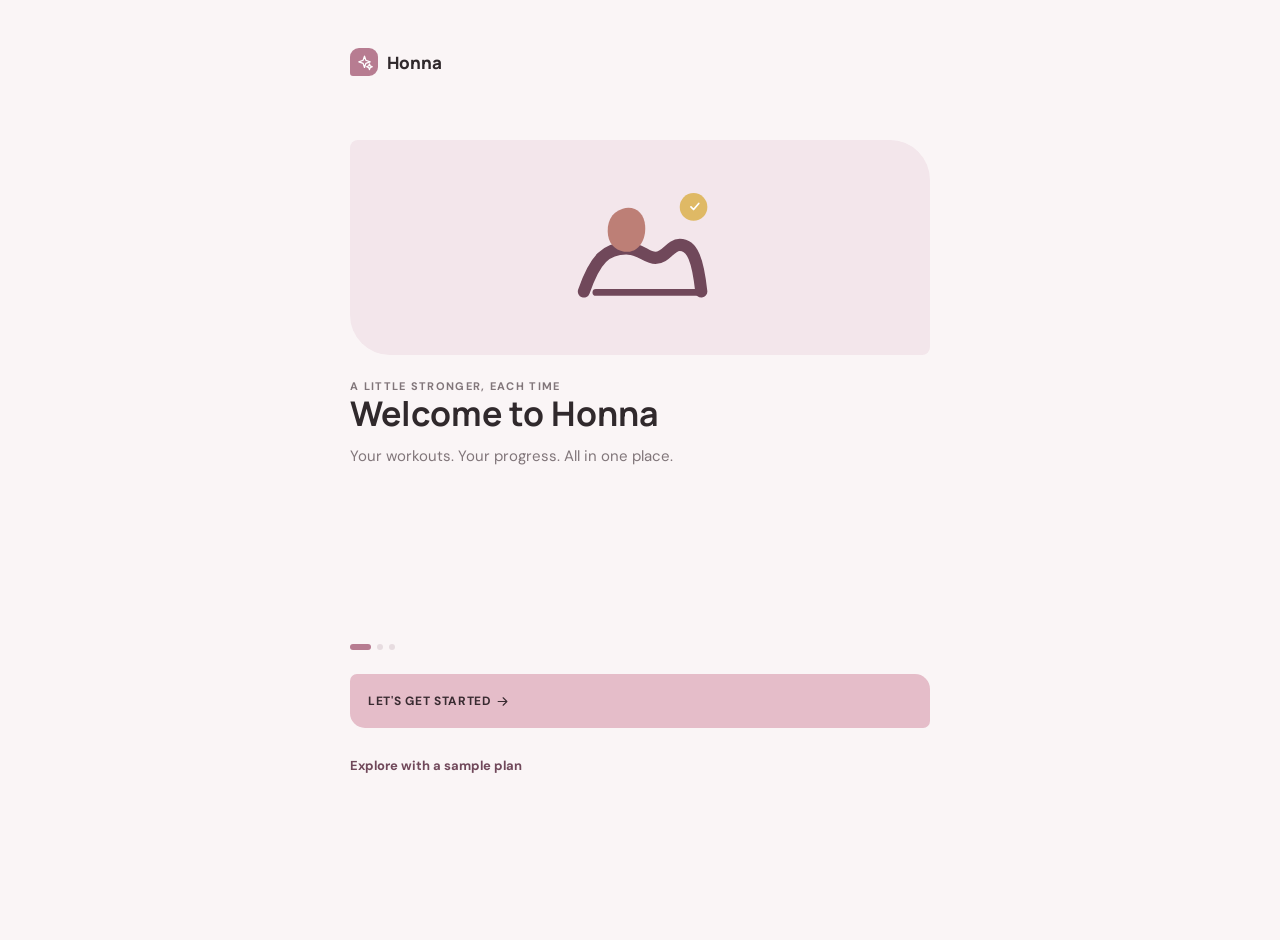
<file: index.html>
<!doctype html>
<html lang="en">
<head>
  <meta charset="utf-8">
  <meta name="viewport" content="width=device-width, initial-scale=1, viewport-fit=cover">
  <meta name="theme-color" content="#70485a">
  <meta name="apple-mobile-web-app-capable" content="yes">
  <meta name="apple-mobile-web-app-status-bar-style" content="default">
  <title>Honna | Your training, in rhythm</title>
  <link rel="manifest" href="manifest.webmanifest">
  <link rel="icon" type="image/png" sizes="48x48" href="icons/favicon-48.png">
  <link rel="apple-touch-icon" sizes="180x180" href="icons/apple-touch-icon.png">
  <link href="fonts/fonts.css" rel="stylesheet">
  <link rel="stylesheet" href="styles.css">
  <script type="module" src="app.js"></script>
</head>
<body>
  <main id="app" class="app-shell" aria-live="polite"></main>
  <div id="toast-region" class="toast-region" aria-live="assertive"></div>
</body>
</html>
</file>
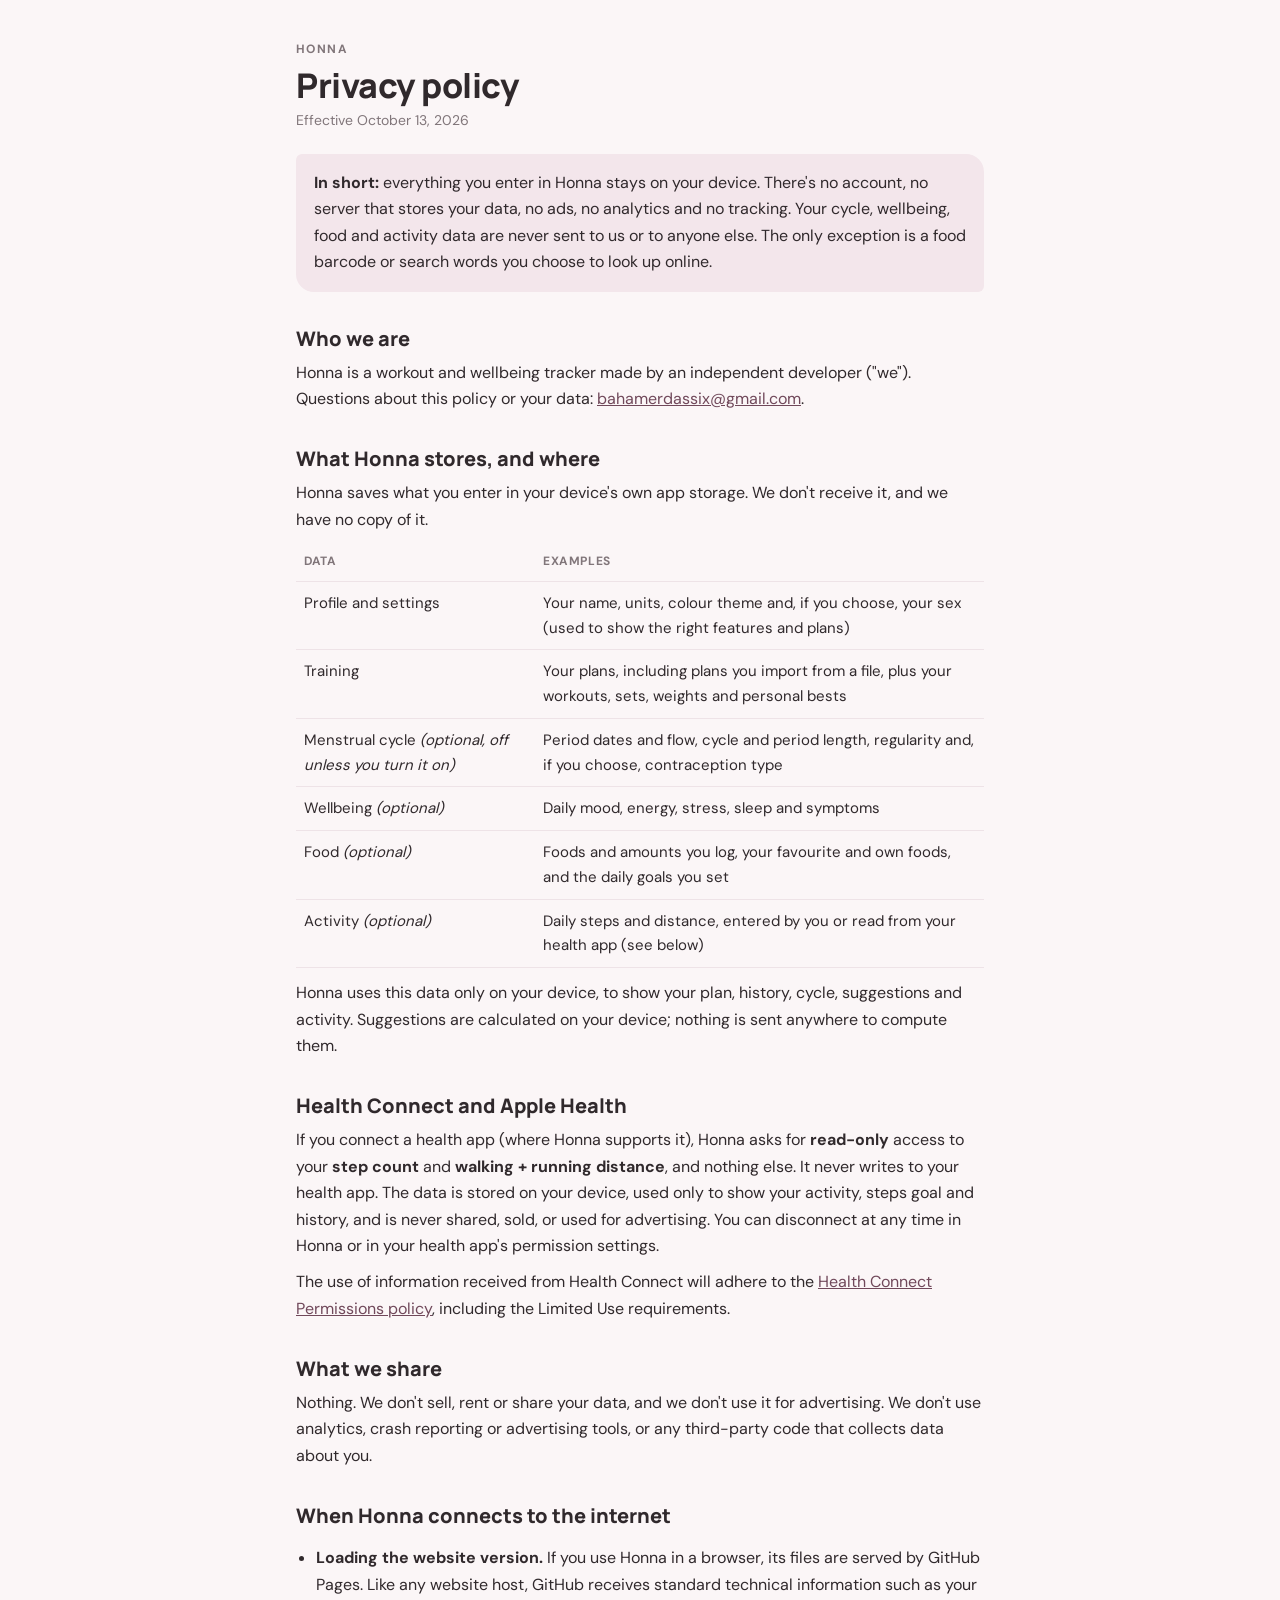
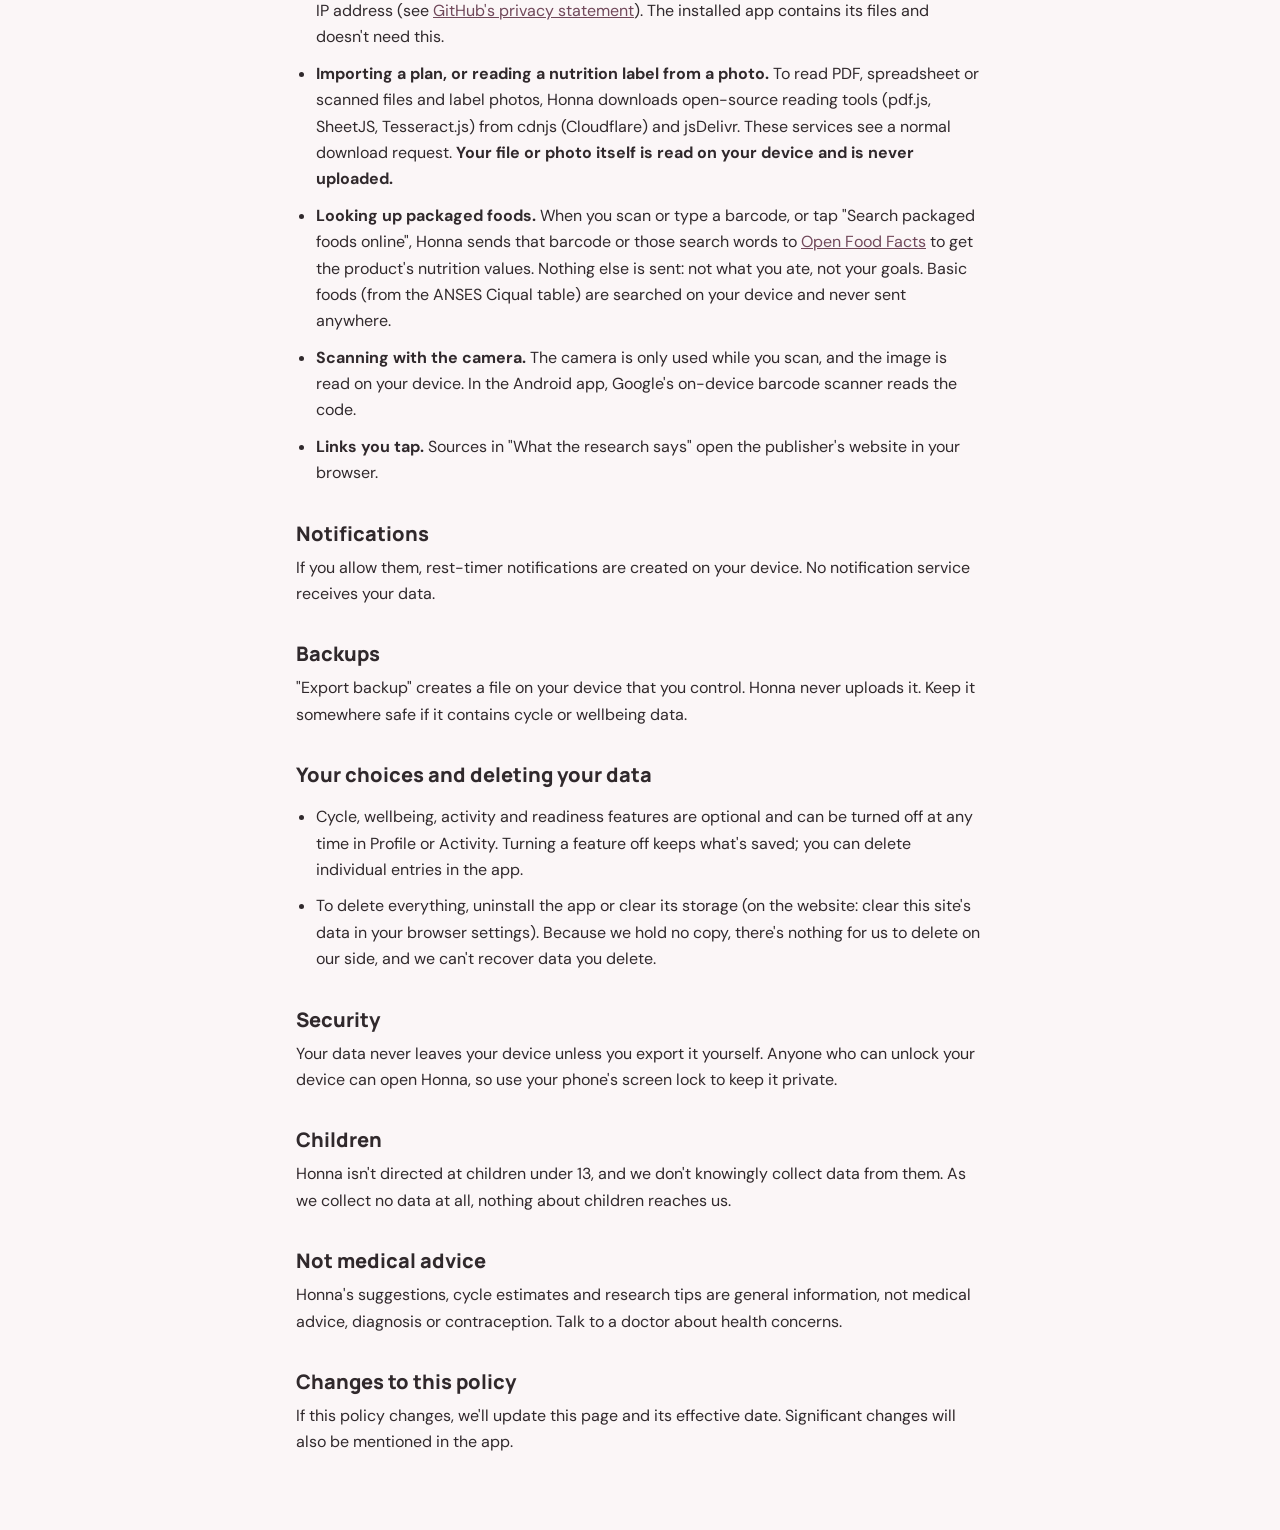
<file: privacy.html>
<!doctype html>
<html lang="en">
<head>
  <meta charset="utf-8">
  <meta name="viewport" content="width=device-width, initial-scale=1">
  <title>Honna · Privacy policy</title>
  <meta name="description" content="How Honna handles your data: everything stays on your device.">
  <link rel="icon" href="icons/favicon-48.png">
  <link href="fonts/fonts.css" rel="stylesheet">
  <style>
    :root { --paper: #fbf6f7; --ink: #30292c; --muted: #81767a; --line: #eee3e7; --accent: #70485a; --soft: #f3e6eb; }
    @media (prefers-color-scheme: dark) { :root { --paper: #1d181a; --ink: #f1e9ec; --muted: #b4a6ab; --line: #3a3034; --accent: #e5bdc9; --soft: #2a2125; } }
    * { box-sizing: border-box; }
    body { margin: 0; background: var(--paper); color: var(--ink); font: 400 16px/1.65 "DM Sans", system-ui, sans-serif; }
    main { max-width: 720px; margin: 0 auto; padding: 40px 16px 64px; }
    .eyebrow { color: var(--muted); font-size: 12px; font-weight: 700; letter-spacing: 1.4px; text-transform: uppercase; }
    h1 { margin: 6px 0 4px; font: 800 34px/1.15 Manrope, sans-serif; letter-spacing: -.5px; }
    h2 { margin: 34px 0 8px; font: 800 20px/1.3 Manrope, sans-serif; }
    p, li { margin: 0 0 10px; }
    ul { padding-left: 20px; }
    a { color: var(--accent); }
    .summary { margin: 22px 0 6px; padding: 16px 18px; border-radius: 6px 18px 6px 18px; background: var(--soft); }
    .summary p:last-child { margin: 0; }
    .muted { color: var(--muted); font-size: 14px; }
    table { width: 100%; border-collapse: collapse; margin: 6px 0 12px; font-size: 15px; }
    th, td { padding: 9px 8px; border-bottom: 1px solid var(--line); text-align: left; vertical-align: top; }
    th { font-size: 12px; color: var(--muted); text-transform: uppercase; letter-spacing: .6px; }
  </style>
</head>
<body>
<main>
  <div class="eyebrow">Honna</div>
  <h1>Privacy policy</h1>
  <p class="muted">Effective October 13, 2026</p>

  <div class="summary">
    <p><strong>In short:</strong> everything you enter in Honna stays on your device. There's no account, no server that stores your data, no ads, no analytics and no tracking. Your cycle, wellbeing, food and activity data are never sent to us or to anyone else. The only exception is a food barcode or search words you choose to look up online.</p>
  </div>

  <h2>Who we are</h2>
  <p>Honna is a workout and wellbeing tracker made by an independent developer ("we"). Questions about this policy or your data: <a href="mailto:bahamerdassix@gmail.com">bahamerdassix@gmail.com</a>.</p>

  <h2>What Honna stores, and where</h2>
  <p>Honna saves what you enter in your device's own app storage. We don't receive it, and we have no copy of it.</p>
  <table>
    <thead><tr><th>Data</th><th>Examples</th></tr></thead>
    <tbody>
      <tr><td>Profile and settings</td><td>Your name, units, colour theme and, if you choose, your sex (used to show the right features and plans)</td></tr>
      <tr><td>Training</td><td>Your plans, including plans you import from a file, plus your workouts, sets, weights and personal bests</td></tr>
      <tr><td>Menstrual cycle <em>(optional, off unless you turn it on)</em></td><td>Period dates and flow, cycle and period length, regularity and, if you choose, contraception type</td></tr>
      <tr><td>Wellbeing <em>(optional)</em></td><td>Daily mood, energy, stress, sleep and symptoms</td></tr>
      <tr><td>Food <em>(optional)</em></td><td>Foods and amounts you log, your favourite and own foods, and the daily goals you set</td></tr>
      <tr><td>Activity <em>(optional)</em></td><td>Daily steps and distance, entered by you or read from your health app (see below)</td></tr>
    </tbody>
  </table>
  <p>Honna uses this data only on your device, to show your plan, history, cycle, suggestions and activity. Suggestions are calculated on your device; nothing is sent anywhere to compute them.</p>

  <h2>Health Connect and Apple Health</h2>
  <p>If you connect a health app (where Honna supports it), Honna asks for <strong>read-only</strong> access to your <strong>step count</strong> and <strong>walking + running distance</strong>, and nothing else. It never writes to your health app. The data is stored on your device, used only to show your activity, steps goal and history, and is never shared, sold, or used for advertising. You can disconnect at any time in Honna or in your health app's permission settings.</p>
  <p>The use of information received from Health Connect will adhere to the <a href="https://support.google.com/googleplay/android-developer/answer/12991134">Health Connect Permissions policy</a>, including the Limited Use requirements.</p>

  <h2>What we share</h2>
  <p>Nothing. We don't sell, rent or share your data, and we don't use it for advertising. We don't use analytics, crash reporting or advertising tools, or any third-party code that collects data about you.</p>

  <h2>When Honna connects to the internet</h2>
  <ul>
    <li><strong>Loading the website version.</strong> If you use Honna in a browser, its files are served by GitHub Pages. Like any website host, GitHub receives standard technical information such as your IP address (see <a href="https://docs.github.com/en/site-policy/privacy-policies/github-general-privacy-statement">GitHub's privacy statement</a>). The installed app contains its files and doesn't need this.</li>
    <li><strong>Importing a plan, or reading a nutrition label from a photo.</strong> To read PDF, spreadsheet or scanned files and label photos, Honna downloads open-source reading tools (pdf.js, SheetJS, Tesseract.js) from cdnjs (Cloudflare) and jsDelivr. These services see a normal download request. <strong>Your file or photo itself is read on your device and is never uploaded.</strong></li>
    <li><strong>Looking up packaged foods.</strong> When you scan or type a barcode, or tap "Search packaged foods online", Honna sends that barcode or those search words to <a href="https://world.openfoodfacts.org/privacy">Open Food Facts</a> to get the product's nutrition values. Nothing else is sent: not what you ate, not your goals. Basic foods (from the ANSES Ciqual table) are searched on your device and never sent anywhere.</li>
    <li><strong>Scanning with the camera.</strong> The camera is only used while you scan, and the image is read on your device. In the Android app, Google's on-device barcode scanner reads the code.</li>
    <li><strong>Links you tap.</strong> Sources in "What the research says" open the publisher's website in your browser.</li>
  </ul>

  <h2>Notifications</h2>
  <p>If you allow them, rest-timer notifications are created on your device. No notification service receives your data.</p>

  <h2>Backups</h2>
  <p>"Export backup" creates a file on your device that you control. Honna never uploads it. Keep it somewhere safe if it contains cycle or wellbeing data.</p>

  <h2>Your choices and deleting your data</h2>
  <ul>
    <li>Cycle, wellbeing, activity and readiness features are optional and can be turned off at any time in Profile or Activity. Turning a feature off keeps what's saved; you can delete individual entries in the app.</li>
    <li>To delete everything, uninstall the app or clear its storage (on the website: clear this site's data in your browser settings). Because we hold no copy, there's nothing for us to delete on our side, and we can't recover data you delete.</li>
  </ul>

  <h2>Security</h2>
  <p>Your data never leaves your device unless you export it yourself. Anyone who can unlock your device can open Honna, so use your phone's screen lock to keep it private.</p>

  <h2>Children</h2>
  <p>Honna isn't directed at children under 13, and we don't knowingly collect data from them. As we collect no data at all, nothing about children reaches us.</p>

  <h2>Not medical advice</h2>
  <p>Honna's suggestions, cycle estimates and research tips are general information, not medical advice, diagnosis or contraception. Talk to a doctor about health concerns.</p>

  <h2>Changes to this policy</h2>
  <p>If this policy changes, we'll update this page and its effective date. Significant changes will also be mentioned in the app.</p>
</main>
</body>
</html>
</file>
<file: fonts/fonts.css>
/* DM Sans and Manrope (SIL Open Font License 1.1), stored with Honna so no font requests leave the device. */
/* latin-ext */
@font-face {
  font-family: 'DM Sans';
  font-style: normal;
  font-weight: 400;
  font-display: swap;
  src: url(dm-sans-latin-ext.woff2) format('woff2');
  unicode-range: U+0100-02BA, U+02BD-02C5, U+02C7-02CC, U+02CE-02D7, U+02DD-02FF, U+0304, U+0308, U+0329, U+1D00-1DBF, U+1E00-1E9F, U+1EF2-1EFF, U+2020, U+20A0-20AB, U+20AD-20C4, U+2113, U+2C60-2C7F, U+A720-A7FF;
}
/* latin */
@font-face {
  font-family: 'DM Sans';
  font-style: normal;
  font-weight: 400;
  font-display: swap;
  src: url(dm-sans-latin.woff2) format('woff2');
  unicode-range: U+0000-00FF, U+0131, U+0152-0153, U+02BB-02BC, U+02C6, U+02DA, U+02DC, U+0304, U+0308, U+0329, U+2000-206F, U+20AC, U+2122, U+2191, U+2193, U+2212, U+2215, U+FEFF, U+FFFD;
}
/* latin-ext */
@font-face {
  font-family: 'DM Sans';
  font-style: normal;
  font-weight: 500;
  font-display: swap;
  src: url(dm-sans-latin-ext.woff2) format('woff2');
  unicode-range: U+0100-02BA, U+02BD-02C5, U+02C7-02CC, U+02CE-02D7, U+02DD-02FF, U+0304, U+0308, U+0329, U+1D00-1DBF, U+1E00-1E9F, U+1EF2-1EFF, U+2020, U+20A0-20AB, U+20AD-20C4, U+2113, U+2C60-2C7F, U+A720-A7FF;
}
/* latin */
@font-face {
  font-family: 'DM Sans';
  font-style: normal;
  font-weight: 500;
  font-display: swap;
  src: url(dm-sans-latin.woff2) format('woff2');
  unicode-range: U+0000-00FF, U+0131, U+0152-0153, U+02BB-02BC, U+02C6, U+02DA, U+02DC, U+0304, U+0308, U+0329, U+2000-206F, U+20AC, U+2122, U+2191, U+2193, U+2212, U+2215, U+FEFF, U+FFFD;
}
/* latin-ext */
@font-face {
  font-family: 'DM Sans';
  font-style: normal;
  font-weight: 600;
  font-display: swap;
  src: url(dm-sans-latin-ext.woff2) format('woff2');
  unicode-range: U+0100-02BA, U+02BD-02C5, U+02C7-02CC, U+02CE-02D7, U+02DD-02FF, U+0304, U+0308, U+0329, U+1D00-1DBF, U+1E00-1E9F, U+1EF2-1EFF, U+2020, U+20A0-20AB, U+20AD-20C4, U+2113, U+2C60-2C7F, U+A720-A7FF;
}
/* latin */
@font-face {
  font-family: 'DM Sans';
  font-style: normal;
  font-weight: 600;
  font-display: swap;
  src: url(dm-sans-latin.woff2) format('woff2');
  unicode-range: U+0000-00FF, U+0131, U+0152-0153, U+02BB-02BC, U+02C6, U+02DA, U+02DC, U+0304, U+0308, U+0329, U+2000-206F, U+20AC, U+2122, U+2191, U+2193, U+2212, U+2215, U+FEFF, U+FFFD;
}
/* latin-ext */
@font-face {
  font-family: 'DM Sans';
  font-style: normal;
  font-weight: 700;
  font-display: swap;
  src: url(dm-sans-latin-ext.woff2) format('woff2');
  unicode-range: U+0100-02BA, U+02BD-02C5, U+02C7-02CC, U+02CE-02D7, U+02DD-02FF, U+0304, U+0308, U+0329, U+1D00-1DBF, U+1E00-1E9F, U+1EF2-1EFF, U+2020, U+20A0-20AB, U+20AD-20C4, U+2113, U+2C60-2C7F, U+A720-A7FF;
}
/* latin */
@font-face {
  font-family: 'DM Sans';
  font-style: normal;
  font-weight: 700;
  font-display: swap;
  src: url(dm-sans-latin.woff2) format('woff2');
  unicode-range: U+0000-00FF, U+0131, U+0152-0153, U+02BB-02BC, U+02C6, U+02DA, U+02DC, U+0304, U+0308, U+0329, U+2000-206F, U+20AC, U+2122, U+2191, U+2193, U+2212, U+2215, U+FEFF, U+FFFD;
}
/* latin-ext */
@font-face {
  font-family: 'Manrope';
  font-style: normal;
  font-weight: 400;
  font-display: swap;
  src: url(manrope-latin-ext.woff2) format('woff2');
  unicode-range: U+0100-02BA, U+02BD-02C5, U+02C7-02CC, U+02CE-02D7, U+02DD-02FF, U+0304, U+0308, U+0329, U+1D00-1DBF, U+1E00-1E9F, U+1EF2-1EFF, U+2020, U+20A0-20AB, U+20AD-20C4, U+2113, U+2C60-2C7F, U+A720-A7FF;
}
/* latin */
@font-face {
  font-family: 'Manrope';
  font-style: normal;
  font-weight: 400;
  font-display: swap;
  src: url(manrope-latin.woff2) format('woff2');
  unicode-range: U+0000-00FF, U+0131, U+0152-0153, U+02BB-02BC, U+02C6, U+02DA, U+02DC, U+0304, U+0308, U+0329, U+2000-206F, U+20AC, U+2122, U+2191, U+2193, U+2212, U+2215, U+FEFF, U+FFFD;
}
/* latin-ext */
@font-face {
  font-family: 'Manrope';
  font-style: normal;
  font-weight: 500;
  font-display: swap;
  src: url(manrope-latin-ext.woff2) format('woff2');
  unicode-range: U+0100-02BA, U+02BD-02C5, U+02C7-02CC, U+02CE-02D7, U+02DD-02FF, U+0304, U+0308, U+0329, U+1D00-1DBF, U+1E00-1E9F, U+1EF2-1EFF, U+2020, U+20A0-20AB, U+20AD-20C4, U+2113, U+2C60-2C7F, U+A720-A7FF;
}
/* latin */
@font-face {
  font-family: 'Manrope';
  font-style: normal;
  font-weight: 500;
  font-display: swap;
  src: url(manrope-latin.woff2) format('woff2');
  unicode-range: U+0000-00FF, U+0131, U+0152-0153, U+02BB-02BC, U+02C6, U+02DA, U+02DC, U+0304, U+0308, U+0329, U+2000-206F, U+20AC, U+2122, U+2191, U+2193, U+2212, U+2215, U+FEFF, U+FFFD;
}
/* latin-ext */
@font-face {
  font-family: 'Manrope';
  font-style: normal;
  font-weight: 600;
  font-display: swap;
  src: url(manrope-latin-ext.woff2) format('woff2');
  unicode-range: U+0100-02BA, U+02BD-02C5, U+02C7-02CC, U+02CE-02D7, U+02DD-02FF, U+0304, U+0308, U+0329, U+1D00-1DBF, U+1E00-1E9F, U+1EF2-1EFF, U+2020, U+20A0-20AB, U+20AD-20C4, U+2113, U+2C60-2C7F, U+A720-A7FF;
}
/* latin */
@font-face {
  font-family: 'Manrope';
  font-style: normal;
  font-weight: 600;
  font-display: swap;
  src: url(manrope-latin.woff2) format('woff2');
  unicode-range: U+0000-00FF, U+0131, U+0152-0153, U+02BB-02BC, U+02C6, U+02DA, U+02DC, U+0304, U+0308, U+0329, U+2000-206F, U+20AC, U+2122, U+2191, U+2193, U+2212, U+2215, U+FEFF, U+FFFD;
}
/* latin-ext */
@font-face {
  font-family: 'Manrope';
  font-style: normal;
  font-weight: 700;
  font-display: swap;
  src: url(manrope-latin-ext.woff2) format('woff2');
  unicode-range: U+0100-02BA, U+02BD-02C5, U+02C7-02CC, U+02CE-02D7, U+02DD-02FF, U+0304, U+0308, U+0329, U+1D00-1DBF, U+1E00-1E9F, U+1EF2-1EFF, U+2020, U+20A0-20AB, U+20AD-20C4, U+2113, U+2C60-2C7F, U+A720-A7FF;
}
/* latin */
@font-face {
  font-family: 'Manrope';
  font-style: normal;
  font-weight: 700;
  font-display: swap;
  src: url(manrope-latin.woff2) format('woff2');
  unicode-range: U+0000-00FF, U+0131, U+0152-0153, U+02BB-02BC, U+02C6, U+02DA, U+02DC, U+0304, U+0308, U+0329, U+2000-206F, U+20AC, U+2122, U+2191, U+2193, U+2212, U+2215, U+FEFF, U+FFFD;
}
/* latin-ext */
@font-face {
  font-family: 'Manrope';
  font-style: normal;
  font-weight: 800;
  font-display: swap;
  src: url(manrope-latin-ext.woff2) format('woff2');
  unicode-range: U+0100-02BA, U+02BD-02C5, U+02C7-02CC, U+02CE-02D7, U+02DD-02FF, U+0304, U+0308, U+0329, U+1D00-1DBF, U+1E00-1E9F, U+1EF2-1EFF, U+2020, U+20A0-20AB, U+20AD-20C4, U+2113, U+2C60-2C7F, U+A720-A7FF;
}
/* latin */
@font-face {
  font-family: 'Manrope';
  font-style: normal;
  font-weight: 800;
  font-display: swap;
  src: url(manrope-latin.woff2) format('woff2');
  unicode-range: U+0000-00FF, U+0131, U+0152-0153, U+02BB-02BC, U+02C6, U+02DA, U+02DC, U+0304, U+0308, U+0329, U+2000-206F, U+20AC, U+2122, U+2191, U+2193, U+2212, U+2215, U+FEFF, U+FFFD;
}
</file>
<file: styles.css>
:root {
  color-scheme: light;
  --paper: #faf5f6;
  --white: #fff;
  --card: #fff; /* cards, sheets and fields */
  --accent-ink: var(--sage-dark); /* accent-coloured text (lighter in dark mode) */
  --nav-bg: rgba(255, 255, 255, .96);
  --nav-ink: #9b9f99;
  --divider: #f0f0eb;
  --field-bg: #fcfcfa;
  --chart-grid: #eeefe9;
  --chart-label: #858b84;
  --ink: #30292c;
  --muted: #81767a;
  --line: #eee3e7;
  --sage: #b77c91;
  --sage-dark: #70485a;
  --sage-soft: #f3e6eb;
  --rose: #bf7787;
  --rose-soft: #f8e8ec;
  --sun: #e5bdc9;
  --sun-hover: #edcbd4;
  --on-accent-muted: #efdde3;
  --on-accent-soft: #f2e8ec;
  --dot-1: #e8b9c7;
  --dot-2: #ead8dc;
  --dot-3: #d7a1b0;
  --focus: #cf9dad;
  --tint-bg: #fbf1f4;
  --tint-border: #ecd9df;
  --hover-border: #d8b0be;
  --hover-bg: #fffafb;
  --step-dot: #e7dce0;
  --shadow: 0 10px 28px rgba(56, 35, 43, .055);
  font-family: "DM Sans", sans-serif;
  font-synthesis: none;
  text-rendering: optimizeLegibility;
}
/* Colour themes: dark main colour · bright accent · light shade */
:root[data-theme="navy"] {
  --paper: #fbf9f1; --ink: #1f2638; --muted: #6c7184; --line: #e5e3d8;
  --sage: #4a5f97; --sage-dark: #2b3f74; --sage-soft: #e5e9f4;
  --rose: #d82d32; --rose-soft: #fbe4e3;
  --sun: #feeea7; --sun-hover: #fde68a;
  --on-accent-muted: #d5dbee; --on-accent-soft: #e6eaf6;
  --dot-1: #feeea7; --dot-2: #d82d32; --dot-3: #9fb0dc;
  --focus: #9fb0dc; --tint-bg: #f2f4fa; --tint-border: #d8deee; --hover-border: #9fb0dc; --hover-bg: #f7f8fc; --step-dot: #dfe3ee;
  --shadow: 0 10px 28px rgba(27, 37, 66, .06);
}
:root[data-theme="aubergine"] {
  --paper: #faf6ee; --ink: #2a1a2e; --muted: #7b6d7d; --line: #ece3d5;
  --sage: #6b3f75; --sage-dark: #3f1d47; --sage-soft: #efe6f0;
  --rose: #e06e2d; --rose-soft: #fbe7da;
  --sun: #e9d2aa; --sun-hover: #e2c592;
  --on-accent-muted: #e1d2e4; --on-accent-soft: #efe5f1;
  --dot-1: #e9d2aa; --dot-2: #e06e2d; --dot-3: #b996c0;
  --focus: #b996c0; --tint-bg: #f8f2f8; --tint-border: #e6d8e8; --hover-border: #c4a6ca; --hover-bg: #fcf9fc; --step-dot: #e8dde9;
  --shadow: 0 10px 28px rgba(42, 20, 46, .06);
}
:root[data-theme="terracotta"] {
  --paper: #fbf6ee; --ink: #33221f; --muted: #82706a; --line: #efe1cf;
  --sage: #bf625b; --sage-dark: #a04740; --sage-soft: #f6e5e0;
  --rose: #ef9c44; --rose-soft: #fcebd6;
  --sun: #f3e1c8; --sun-hover: #ecd3b0;
  --on-accent-muted: #f4ddd8; --on-accent-soft: #f9ebe7;
  --dot-1: #f3e1c8; --dot-2: #ef9c44; --dot-3: #e0a39c;
  --focus: #e0a39c; --tint-bg: #fbf0ec; --tint-border: #efd6cf; --hover-border: #d9a39c; --hover-bg: #fdf8f6; --step-dot: #eedcd6;
  --shadow: 0 10px 28px rgba(80, 35, 30, .06);
}

* { box-sizing: border-box; -webkit-tap-highlight-color: transparent; }
body { margin: 0; min-width: 320px; background: var(--paper); color: var(--ink); }
button, input, select, textarea { font: inherit; }
button { color: inherit; touch-action: manipulation; }
button:focus-visible, input:focus-visible, select:focus-visible, textarea:focus-visible { outline: 3px solid var(--focus); outline-offset: 2px; }
.app-shell { min-height: 100dvh; max-width: 640px; margin: 0 auto; padding: 0 22px calc(104px + env(safe-area-inset-bottom)); }
.topbar { display: flex; align-items: center; justify-content: space-between; padding: 24px 0 16px; }
.brand { font: 800 17px Manrope, sans-serif; letter-spacing: 0; display: inline-flex; align-items: center; gap: 9px; }
.brand-mark { width: 28px; height: 28px; display: grid; place-items: center; background: var(--sage); color: white; border-radius: 9px 9px 9px 3px; }
.brand-mark svg { width: 17px; height: 17px; }
.top-action { width: 40px; height: 40px; border: 1px solid var(--line); background: var(--card); border-radius: 50%; display: grid; place-items: center; cursor: pointer; }
.top-action svg { width: 18px; height: 18px; }
.greeting { padding: 17px 0 20px; }
.eyebrow { color: var(--muted); font-size: 11px; font-weight: 700; letter-spacing: 1.3px; text-transform: uppercase; }
h1, h2, h3, p { margin: 0; }
h1 { font: 700 28px/1.2 Manrope, sans-serif; letter-spacing: 0; }
h2 { font: 700 22px/1.25 Manrope, sans-serif; letter-spacing: 0; }
h3 { font: 700 16px/1.35 Manrope, sans-serif; letter-spacing: 0; }
.greeting p { margin-top: 6px; color: var(--muted); font-size: 14px; }
.section-heading { display: flex; align-items: center; justify-content: space-between; gap: 12px; margin: 7px 0 12px; }
.section-heading h2 { font-size: 18px; }
.link-button { border: 0; padding: 7px 0; background: transparent; color: var(--accent-ink); font-weight: 700; font-size: 13px; cursor: pointer; }
.link-button svg, .primary-button svg { width: 15px; height: 15px; vertical-align: middle; }
.today-card { position: relative; overflow: hidden; padding: 21px; min-height: 212px; border-radius: 7px 24px 7px 24px; color: white; background: var(--sage-dark); }
.today-card::after { content: ""; position: absolute; width: 190px; height: 190px; right: -74px; top: 54px; border-radius: 50%; border: 1px solid rgba(255,255,255,.18); box-shadow: 0 0 0 19px rgba(255,255,255,.035), 0 0 0 39px rgba(255,255,255,.025); }
.today-top { display: flex; align-items: center; justify-content: space-between; position: relative; z-index: 1; }
.today-card-actions { display: flex; align-items: center; gap: 7px; }
.today-options-button { width: 30px; height: 30px; display: grid; place-items: center; padding: 0; border: 1px solid rgba(255,255,255,.2); border-radius: 50%; background: rgba(255,255,255,.08); color: white; cursor: pointer; }.today-options-button svg { width: 16px; height: 16px; }.today-options-button:hover { background: rgba(255,255,255,.18); }
.today-top .eyebrow { color: var(--on-accent-muted); }
.date-chip { padding: 7px 10px; border-radius: 99px; background: rgba(255,255,255,.13); font-size: 11px; font-weight: 600; }
.today-title { position: relative; z-index: 1; margin: 17px 0 5px; font: 700 25px Manrope, sans-serif; letter-spacing: 0; }
.today-meta { position: relative; z-index: 1; color: var(--on-accent-muted); font-size: 13px; }
.today-bottom { position: relative; z-index: 1; display: flex; align-items: center; justify-content: space-between; margin-top: 21px; }
.avatar-stack { display: flex; align-items: center; gap: 7px; font-size: 12px; color: var(--on-accent-soft); }
.tiny-dots { display: flex; }
.tiny-dots i { width: 7px; height: 7px; margin-right: 3px; border-radius: 50%; background: var(--dot-1); }
.tiny-dots i:nth-child(2) { background: var(--dot-2); }.tiny-dots i:nth-child(3) { background: var(--dot-3); }
.primary-button { position: relative; z-index: 1; min-height: 47px; padding: 0 18px; border: 0; border-radius: 7px 15px 7px 15px; background: var(--sun); color: #392b31; font-weight: 800; font-size: 12px; letter-spacing: .7px; cursor: pointer; }
.primary-button:hover { background: var(--sun-hover); }
.secondary-button { min-height: 44px; padding: 0 15px; border: 1px solid var(--line); border-radius: 7px 14px 7px 14px; background: var(--card); color: var(--ink); font-weight: 700; cursor: pointer; }
.section { margin-top: 27px; }
.exercise-preview { overflow: hidden; background: var(--card); border-radius: 5px 18px 5px 18px; box-shadow: var(--shadow); }
.exercise-row { display: flex; align-items: center; justify-content: space-between; gap: 12px; padding: 14px 16px; border-bottom: 1px solid var(--divider); }
.exercise-row:last-child { border-bottom: 0; }
.exercise-row-name { font-size: 13px; font-weight: 700; }
.exercise-row-detail { margin-top: 4px; color: var(--muted); font-size: 12px; }
.exercise-number { flex: 0 0 26px; color: #a2aaa2; font: 600 12px Manrope, sans-serif; }
.exercise-row-main { flex: 1; }
.target-pill { padding: 6px 9px; border-radius: 8px; background: var(--sage-soft); color: var(--accent-ink); font-size: 11px; font-weight: 700; white-space: nowrap; }
.last-workout { display: flex; align-items: center; justify-content: space-between; padding: 16px; background: var(--card); border-radius: 5px 18px 5px 18px; box-shadow: var(--shadow); }
.last-workout .exercise-row-detail { margin-top: 5px; }
.last-icon { width: 40px; height: 40px; display: grid; place-items: center; background: var(--rose-soft); color: var(--rose); border-radius: 50%; }
.last-icon svg { width: 20px; height: 20px; }
.week-summary { display: flex; align-items: center; gap: 14px; padding: 16px; border: 1px solid var(--line); border-radius: 5px 18px 5px 18px; }
.week-count { font: 700 25px Manrope, sans-serif; color: var(--accent-ink); }
.week-copy { font-size: 13px; font-weight: 700; }.week-copy small { display: block; margin-top: 3px; color: var(--muted); font-weight: 400; }
.progress-track { height: 5px; margin-top: 10px; overflow: hidden; border-radius: 9px; background: #eceee9; }
.progress-track span { display: block; height: 100%; border-radius: inherit; background: var(--sage); }
.bottom-nav { position: fixed; z-index: 20; left: 50%; bottom: 0; transform: translateX(-50%); width: min(100%, 640px); display: grid; grid-template-columns: repeat(5, 1fr); padding: 10px 8px calc(10px + env(safe-area-inset-bottom)); border-top: 1px solid var(--line); background: var(--nav-bg); backdrop-filter: blur(16px); }
.nav-item { display: flex; flex-direction: column; align-items: center; gap: 5px; border: 0; background: transparent; color: var(--nav-ink); font-size: 10px; font-weight: 600; cursor: pointer; }
.nav-item svg { width: 20px; height: 20px; stroke-width: 1.8; }.nav-item.active { color: var(--accent-ink); }
.page-intro { padding: 24px 0 18px; }.page-intro p { margin-top: 6px; color: var(--muted); font-size: 14px; }
.toolbar { display: flex; align-items: center; justify-content: space-between; gap: 9px; margin: 8px 0 15px; }
.program-card, .surface { background: var(--card); border-radius: 5px 18px 5px 18px; box-shadow: var(--shadow); }
.program-header { padding: 17px 16px 13px; border-bottom: 1px solid var(--line); }
.program-header p { margin-top: 4px; color: var(--muted); font-size: 12px; }
.day-block { padding: 16px; border-bottom: 1px solid var(--divider); }.day-block:last-child { border-bottom: 0; }
.day-heading { display: flex; align-items: center; justify-content: space-between; margin-bottom: 11px; }
.day-label { display: flex; align-items: center; gap: 8px; font-size: 13px; font-weight: 700; }.day-dot { width: 8px; height: 8px; border-radius: 50%; background: var(--rose); }
.day-name { color: var(--muted); font-size: 11px; font-weight: 500; }
.plan-exercise { display: flex; align-items: center; justify-content: space-between; padding: 8px 0; gap: 10px; }.plan-exercise + .plan-exercise { border-top: 1px solid #f4f3ef; }
.plan-exercise strong { min-width: 0; font-size: 12px; }.plan-exercise-detail { display: flex; align-items: center; gap: 8px; }.plan-exercise-detail span { color: var(--muted); font-size: 11px; white-space: nowrap; }
.day-empty { color: var(--muted); font-size: 12px; }
.inline-icon-button { display: grid; place-items: center; width: 34px; height: 34px; border: 1px solid var(--line); background: var(--card); border-radius: 10px; cursor: pointer; }.inline-icon-button svg { width: 16px; height: 16px; }
.destructive-icon { color: #9d5365; }.destructive-icon:hover { border-color: #e4c1cb; background: var(--tint-bg); }
.danger-button { min-height: 44px; padding: 0 15px; border: 0; border-radius: 7px 14px 7px 14px; background: #f0dce2; color: #713b4c; font-size: 12px; font-weight: 800; cursor: pointer; }.danger-button:hover { background: #e9cbd4; }
.button-row { display: flex; gap: 9px; }.button-row > * { flex: 1; }
.workout-header { display: flex; align-items: center; gap: 12px; padding: 11px 0 16px; }.workout-header h2 { font-size: 19px; }.workout-header p { margin-top: 3px; color: var(--muted); font-size: 12px; }
.workout-progress { margin: 0 0 16px; }.workout-progress-label { display: flex; justify-content: space-between; margin-bottom: 8px; color: var(--muted); font-size: 11px; }
.log-card { margin: 12px 0; padding: 16px; background: var(--card); border-radius: 5px 18px 5px 18px; box-shadow: var(--shadow); }
.log-title-row { display: flex; align-items: flex-start; justify-content: space-between; gap: 8px; }.log-title-row h3 { font-size: 15px; }.log-title-row p { margin-top: 4px; color: var(--muted); font-size: 11px; }
.log-actions { display: flex; gap: 6px; flex: 0 0 auto; }
.previous-line { display: inline-flex; margin: 10px 0 13px; padding: 6px 9px; border-radius: 8px; background: var(--sage-soft); color: var(--accent-ink); font-size: 11px; }
.set-line { padding: 12px 0; border-top: 1px solid var(--divider); }.set-heading { display: flex; align-items: center; justify-content: space-between; margin-bottom: 10px; color: var(--muted); font-size: 11px; font-weight: 700; }
.set-done { width: 44px; height: 44px; flex: 0 0 auto; display: grid; place-items: center; padding: 0; border: 1px solid var(--line); border-radius: 50%; background: var(--card); color: transparent; cursor: pointer; }.set-done svg { width: 19px; height: 19px; }.set-line.complete .set-done { border-color: var(--sage); background: var(--sage); color: white; }.set-line.complete .set-heading { color: var(--accent-ink); }
.counter-row { display: grid; grid-template-columns: minmax(0, 1fr) minmax(0, 1fr); gap: 9px; }.counter { display: grid; grid-template-columns: 36px minmax(0,1fr) 36px; align-items: center; min-height: 46px; overflow: hidden; border: 1px solid var(--line); border-radius: 12px; background: var(--field-bg); }
.counter button { height: 44px; border: 0; background: transparent; color: var(--accent-ink); font-size: 21px; font-weight: 500; cursor: pointer; }.counter-value { min-width: 0; text-align: center; font-size: 13px; font-weight: 700; white-space: nowrap; cursor: text; }.counter-value input { width: 100%; min-width: 0; padding: 0 2px; border: 0; background: transparent; text-align: center; font-size: 13px; font-weight: 700; }
.counter-caption { margin-top: 5px; text-align: center; color: var(--muted); font-size: 10px; }
.add-set { margin-top: 7px; border: 0; background: transparent; color: var(--accent-ink); font-size: 12px; font-weight: 700; cursor: pointer; }.finish-button { width: 100%; margin: 14px 0 26px; }
.rest-banner { position: fixed; z-index: 30; left: 50%; bottom: calc(14px + env(safe-area-inset-bottom)); transform: translateX(-50%); width: min(calc(100% - 28px), 600px); display: flex; align-items: center; justify-content: space-between; gap: 10px; margin: 0; padding: 13px 14px; border: 1px solid var(--tint-border); border-radius: 5px 15px 5px 15px; background: var(--tint-bg); box-shadow: 0 10px 28px rgba(56,35,43,.16); }
.rest-banner strong { font: 700 20px Manrope, sans-serif; color: var(--accent-ink); }.rest-banner small { display: block; color: var(--muted); font-size: 11px; }.rest-actions { display: flex; gap: 7px; }.rest-actions button { min-height: 40px; padding: 8px 12px; border: 1px solid var(--tint-border); border-radius: 9px; background: var(--card); color: var(--accent-ink); font-size: 11px; font-weight: 700; cursor: pointer; }
.empty-state { padding: 26px 18px; text-align: center; }.empty-state h3 { margin-bottom: 7px; }.empty-state p { margin: 0 auto 16px; max-width: 330px; color: var(--muted); font-size: 13px; line-height: 1.5; }
.select-field, .text-field, .number-field, .textarea-field { width: 100%; min-height: 45px; padding: 10px 12px; border: 1px solid var(--line); border-radius: 10px; background: var(--card); color: var(--ink); }
.field-label { display: block; margin-bottom: 6px; color: var(--muted); font-size: 11px; font-weight: 700; }.field { margin: 12px 0; }.textarea-field { min-height: 76px; resize: vertical; }
.chart-card { margin-top: 13px; padding: 16px; background: var(--card); border-radius: 5px 18px 5px 18px; box-shadow: var(--shadow); }.chart-toolbar { display: flex; align-items: center; justify-content: space-between; gap: 12px; }.chart-area { position: relative; height: 190px; margin-top: 15px; }.chart-area svg { width: 100%; height: 100%; overflow: visible; }.chart-grid { stroke: var(--chart-grid); stroke-width: 1; }.chart-line { fill: none; stroke: var(--sage); stroke-width: 3; stroke-linecap: round; stroke-linejoin: round; }.chart-point { fill: var(--card); stroke: var(--sage); stroke-width: 2.5; }.chart-label { fill: var(--chart-label); font: 10px "DM Sans", sans-serif; }
.metric-grid { display: grid; grid-template-columns: repeat(2,minmax(0,1fr)); gap: 10px; margin-top: 13px; }.metric-card { padding: 14px; background: var(--card); border: 1px solid var(--line); border-radius: 5px 15px 5px 15px; }.metric-card strong { display: block; font: 700 21px Manrope, sans-serif; }.metric-card span { display: block; margin-top: 3px; color: var(--muted); font-size: 11px; }
.history-list { margin-top: 14px; }.history-item { margin-bottom: 9px; background: var(--card); border-radius: 5px 15px 5px 15px; box-shadow: var(--shadow); }.history-summary { display: flex; align-items: center; justify-content: space-between; padding: 14px; cursor: pointer; list-style: none; }.history-summary::-webkit-details-marker { display: none; }.history-summary strong { display: block; font-size: 13px; }.history-summary span { display: block; margin-top: 4px; color: var(--muted); font-size: 11px; }.history-content { padding: 0 14px 12px; }.history-exercise { padding: 9px 0; border-top: 1px solid var(--divider); }.history-exercise strong { font-size: 12px; }.history-exercise p { margin-top: 4px; color: var(--muted); font-size: 11px; }
.calendar-card { padding: 14px; background: var(--card); border: 1px solid var(--line); border-radius: 5px 18px 5px 18px; }.calendar-grid { display: grid; grid-template-columns: repeat(7, minmax(0, 1fr)); text-align: center; }.calendar-weekdays { margin-bottom: 7px; color: var(--muted); font-size: 10px; font-weight: 700; }.calendar-day { position: relative; display: grid; place-items: center; min-height: 37px; color: #555c55; font-size: 11px; }.calendar-day.blank { min-height: 37px; }.calendar-day.today { color: var(--accent-ink); font-weight: 800; }.calendar-day.trained { color: var(--accent-ink); font-weight: 700; }.calendar-day.trained i { position: absolute; bottom: 4px; width: 4px; height: 4px; border-radius: 50%; background: var(--rose); }.calendar-day.trained.today { background: var(--sage-soft); border-radius: 50%; }
.profile-head { display: flex; align-items: center; gap: 13px; padding: 19px 0; }.profile-avatar { width: 52px; height: 52px; display: grid; place-items: center; border-radius: 17px 17px 17px 5px; background: var(--rose-soft); color: var(--rose); font: 700 17px Manrope, sans-serif; }.profile-head p { margin-top: 4px; color: var(--muted); font-size: 12px; }.settings-group { margin-top: 14px; padding: 16px; background: var(--card); border-radius: 5px 18px 5px 18px; box-shadow: var(--shadow); }.setting-row { display: flex; align-items: center; justify-content: space-between; gap: 12px; padding: 11px 0; border-bottom: 1px solid var(--divider); }.setting-row:last-child { border-bottom: 0; }.setting-row strong { font-size: 12px; }.setting-row small { display: block; margin-top: 3px; color: var(--muted); font-size: 10px; }.setting-row select { width: auto; min-width: 90px; min-height: 37px; padding: 5px 9px; }
.backup-actions { display: grid; grid-template-columns: repeat(2, minmax(0, 1fr)); gap: 9px; }.install-button { width: 100%; margin-top: 10px; }.install-button svg { width: 15px; height: 15px; }
.overlay { position: fixed; z-index: 50; inset: 0; overscroll-behavior: contain; display: grid; place-items: end center; padding: 16px 12px calc(16px + env(safe-area-inset-bottom)); background: rgba(30,37,32,.42); }.sheet { width: min(100%, 590px); max-height: min(88dvh, 780px); overflow: auto; overscroll-behavior: contain; -webkit-overflow-scrolling: touch; padding: 20px; border-radius: 8px 25px 8px 25px; background: var(--paper); box-shadow: 0 20px 70px rgba(25,33,27,.25); }.sheet-top { display: flex; align-items: flex-start; justify-content: space-between; gap: 12px; margin-bottom: 17px; }.sheet-top p { margin-top: 5px; color: var(--muted); font-size: 12px; line-height: 1.5; }.sheet-close { flex: 0 0 36px; height: 36px; border: 1px solid var(--line); border-radius: 50%; background: var(--card); font-size: 20px; cursor: pointer; }.sheet-actions { display: flex; gap: 9px; margin-top: 18px; }.sheet-actions > * { flex: 1; }
.onboarding { min-height: 100dvh; display: flex; flex-direction: column; justify-content: space-between; padding: 30px 0 30px; }.onboarding .brand { margin-bottom: 50px; }.onboarding-visual { display: grid; place-items: center; min-height: 215px; margin: 14px 0 24px; border-radius: 8px 40px 8px 40px; background: var(--sage-soft); }.onboarding-visual svg { width: 190px; height: 165px; }.onboarding-visual svg path:first-of-type, .onboarding-visual svg path:nth-of-type(3) { stroke: var(--sage-dark); }.onboarding h1 { max-width: 390px; font-size: 34px; }.onboarding-copy { margin-top: 11px; color: var(--muted); font-size: 15px; line-height: 1.55; }.onboarding-actions { display: grid; gap: 10px; margin-top: 24px; }.onboarding-actions button { min-height: 54px; text-align: left; }.onboarding-actions .secondary-button { display: flex; align-items: center; justify-content: space-between; }.onboarding-actions .secondary-button span { display: block; color: var(--muted); font-size: 11px; font-weight: 400; margin-top: 3px; }.step-dots { display: flex; gap: 6px; margin: 24px 0; }.step-dots i { width: 6px; height: 6px; border-radius: 5px; background: var(--step-dot); }.step-dots i.active { width: 21px; background: var(--sage); }
.replacement-pattern { margin: -5px 0 11px; color: var(--muted); font-size: 11px; }.replacement-options { display: grid; gap: 7px; }.replacement-option { display: flex; align-items: center; justify-content: space-between; gap: 12px; width: 100%; min-height: 57px; padding: 10px 12px; border: 1px solid var(--line); border-radius: 7px 15px 7px 15px; background: var(--card); text-align: left; cursor: pointer; }.replacement-option:hover { border-color: var(--hover-border); background: var(--hover-bg); }.replacement-option strong { display: block; font-size: 13px; }.replacement-option small { display: block; margin-top: 3px; color: var(--muted); font-size: 11px; }.replacement-option svg { width: 16px; height: 16px; flex: 0 0 auto; color: var(--accent-ink); }.replacement-empty { padding: 10px 0; color: var(--muted); font-size: 12px; line-height: 1.45; }
.toast-region { position: fixed; z-index: 90; left: 50%; bottom: calc(87px + env(safe-area-inset-bottom)); transform: translateX(-50%); width: max-content; max-width: calc(100vw - 34px); }.toast { padding: 12px 16px; border-radius: 12px; background: var(--toast-bg, var(--ink)); color: white; font-size: 12px; box-shadow: 0 8px 25px rgba(0,0,0,.2); animation: toast-in .22s ease-out; }.toast.pr { background: var(--sage-dark); }
@keyframes toast-in { from { opacity: 0; transform: translateY(8px); } to { opacity: 1; transform: translateY(0); } }
@media (min-width: 700px) { body { padding: 18px 0; }.app-shell { min-height: calc(100dvh - 36px); padding-left: 30px; padding-right: 30px; padding-bottom: 100px; background: var(--paper); }.bottom-nav { bottom: 18px; border: 1px solid var(--line); border-radius: 18px; box-shadow: 0 7px 25px rgba(44,51,45,.08); }.onboarding { min-height: calc(100dvh - 96px); } }
@media (max-width: 370px) { .app-shell { padding-left: 15px; padding-right: 15px; }.today-card { padding: 17px; }.primary-button { padding: 0 12px; }.counter-row { gap: 6px; }.counter { grid-template-columns: 31px minmax(0,1fr) 31px; }.counter-value { font-size: 12px; } }.replacement-option.selected { border-color: var(--sage); background: var(--sage-soft); }.replacement-option.selected svg { color: var(--accent-ink); }
.toast-title { display: block; margin-bottom: 3px; font-size: 13px; }.toast-line { display: block; line-height: 1.45; }
.theme-setting { padding: 11px 0 13px; border-bottom: 1px solid var(--divider); }.theme-setting strong { font-size: 12px; }.theme-setting small { display: block; margin-top: 3px; color: var(--muted); font-size: 10px; }
.theme-options { display: grid; grid-template-columns: repeat(2, minmax(0, 1fr)); gap: 8px; margin-top: 10px; }
.theme-option { display: flex; align-items: center; gap: 9px; min-height: 52px; padding: 9px 11px; border: 1px solid var(--line); border-radius: 7px 14px 7px 14px; background: var(--card); color: var(--ink); font-size: 11px; font-weight: 700; text-align: left; cursor: pointer; }
.theme-option.selected { border-color: var(--sage-dark); box-shadow: inset 0 0 0 1px var(--sage-dark); background: var(--sage-soft); }
.theme-dots { display: flex; flex: 0 0 auto; }.theme-dots i { width: 16px; height: 16px; margin-right: -4px; border: 2px solid white; border-radius: 50%; }.theme-name { min-width: 0; padding-left: 4px; line-height: 1.25; }
.log-card-actions { display: flex; align-items: center; justify-content: space-between; gap: 10px; margin-top: 7px; }.log-card-actions .add-set { margin-top: 0; min-height: 44px; }
.complete-all { display: inline-flex; align-items: center; gap: 6px; min-height: 44px; padding: 0 14px; border: 1px solid var(--sage); border-radius: 7px 14px 7px 14px; background: var(--sage-soft); color: var(--accent-ink); font-size: 12px; font-weight: 800; cursor: pointer; }.complete-all svg { width: 15px; height: 15px; }
.week-tabs { display: flex; gap: 7px; margin: -4px -2px 13px; padding: 2px 2px 6px; overflow-x: auto; scrollbar-width: none; }.week-tabs::-webkit-scrollbar { display: none; }
.week-tab { flex: 0 0 auto; min-height: 40px; padding: 0 13px; border: 1px solid var(--line); border-radius: 99px; background: var(--card); color: var(--ink); font-size: 12px; font-weight: 700; white-space: nowrap; cursor: pointer; }.week-tab.selected { border-color: var(--sage-dark); background: var(--sage-dark); color: white; }
.replacement-option.done { cursor: pointer; opacity: .8; background: var(--tint-bg); }.replacement-option.done:hover { border-color: var(--hover-border); }
.plan-footer { display: grid; justify-items: start; gap: 10px; }.new-plan-button { display: inline-flex; align-items: center; gap: 8px; color: #9d5365; }.new-plan-button svg { width: 15px; height: 15px; }
.day-actions { display: flex; gap: 6px; flex: 0 0 auto; }
.set-heading-actions { display: flex; align-items: center; gap: 8px; }.set-delete { width: 36px; height: 36px; display: grid; place-items: center; padding: 0; border: 1px solid var(--line); border-radius: 50%; background: var(--card); color: #9d5365; font-size: 19px; line-height: 1; cursor: pointer; }.set-delete:hover { border-color: #e4c1cb; background: var(--tint-bg); }
.plan-edit-target { display: block; min-width: 0; flex: 1; padding: 6px 0; border: 0; background: transparent; color: inherit; font: inherit; text-align: left; cursor: pointer; }.plan-edit-target .day-label, .plan-edit-target .day-name { display: flex; }.exercise-edit { display: flex; align-items: center; gap: 6px; min-height: 40px; }.exercise-edit strong { min-width: 0; font-size: 12px; }
.edit-hint { display: inline-grid; flex: 0 0 auto; place-items: center; margin-left: 6px; color: var(--muted); opacity: .7; }.edit-hint svg { width: 12px; height: 12px; }.plan-edit-target:hover .edit-hint { color: var(--accent-ink); opacity: 1; }
button:focus:not(:focus-visible) { outline: none; }
button.exercise-row { width: 100%; border-width: 0 0 1px; border-style: solid; border-color: var(--divider); background: transparent; color: inherit; font: inherit; text-align: left; cursor: pointer; }button.exercise-row:last-child { border-bottom: 0; }button.exercise-row:active { background: var(--tint-bg); }
.exercise-row-main { min-width: 0; }.exercise-row-name, .exercise-row-detail { display: block; }.exercise-preview .exercise-row-detail { overflow: hidden; white-space: nowrap; text-overflow: ellipsis; }
.preview-stats { display: grid; grid-template-columns: repeat(4, minmax(0, 1fr)); gap: 7px; }.preview-stat { padding: 10px 8px; border: 1px solid var(--line); border-radius: 10px; background: var(--card); text-align: center; }.preview-stat span { display: block; color: var(--muted); font-size: 10px; font-weight: 700; text-transform: uppercase; letter-spacing: .6px; }.preview-stat strong { display: block; margin-top: 4px; font-size: 14px; overflow-wrap: anywhere; }
.preview-block { margin-top: 14px; }.preview-block p { margin: 0; font-size: 13px; line-height: 1.55; }
.add-exercise-button { width: 100%; margin: 4px 0 0; border-style: dashed; color: var(--accent-ink); }
.check-field { display: flex; align-items: center; gap: 10px; min-height: 44px; margin: 6px 0 2px; font-size: 13px; cursor: pointer; }.check-field input { width: 20px; height: 20px; flex: 0 0 auto; accent-color: var(--sage-dark); }
.cycle-card { display: flex; align-items: center; justify-content: space-between; gap: 12px; margin: -4px 0 18px; padding: 12px 14px; border: 1px solid var(--line); border-radius: 5px 16px 5px 16px; background: var(--card); }.cycle-card strong { display: block; font-size: 13px; }.cycle-card small { display: block; margin-top: 3px; color: var(--muted); font-size: 11px; line-height: 1.45; }
.cycle-invite { flex-direction: column; align-items: stretch; background: var(--sage-soft); border-color: transparent; }.cycle-actions { display: flex; gap: 8px; }.cycle-actions > * { flex: 1; min-height: 42px; }
.cycle-summary { display: flex; align-items: center; gap: 12px; min-width: 0; padding: 0; border: 0; background: transparent; color: inherit; font: inherit; text-align: left; cursor: pointer; }.cycle-day { display: grid; place-items: center; flex: 0 0 48px; height: 48px; border-radius: 50%; background: var(--rose-soft); color: var(--accent-ink); }.cycle-day b { font: 800 17px/1 Manrope, sans-serif; }.cycle-day small { margin: 0; font-size: 8px; text-transform: uppercase; letter-spacing: .4px; }.cycle-log { flex: 0 0 auto; min-height: 40px; padding: 0 12px; font-size: 12px; }
.readiness-options { display: grid; gap: 8px; }.readiness-option { display: flex; align-items: center; gap: 12px; width: 100%; min-height: 58px; padding: 10px 12px; border: 1px solid var(--line); border-radius: 7px 15px 7px 15px; background: var(--card); color: var(--ink); text-align: left; cursor: pointer; }.readiness-option strong { display: block; font-size: 14px; }.readiness-option small { display: block; margin-top: 2px; color: var(--muted); font-size: 11px; }.readiness-option.selected { border-color: var(--sage-dark); background: var(--sage-soft); }.readiness-dot { font-size: 22px; line-height: 1; }
.symptom-chips { display: flex; flex-wrap: wrap; gap: 7px; }.symptom-chip { min-height: 36px; padding: 0 12px; border: 1px solid var(--line); border-radius: 99px; background: var(--card); color: var(--ink); font-size: 12px; font-weight: 600; cursor: pointer; }.symptom-chip.selected { border-color: var(--sage-dark); background: var(--sage-dark); color: white; }
.cycle-insight { margin-bottom: 14px; padding: 12px; border-radius: 10px; background: var(--sage-soft); }.cycle-insight p { margin: 0 0 10px; font-size: 13px; line-height: 1.5; }
.insight-list, .plain-list { margin: 4px 0 0; padding-left: 18px; font-size: 13px; line-height: 1.55; }.insight-list small { color: var(--muted); }.muted-copy { margin: 6px 0 0; color: var(--muted); font-size: 12px; line-height: 1.5; }
.sex-actions { flex-wrap: wrap; }.sex-actions > * { flex: 1 1 30%; min-height: 42px; padding: 0 8px; font-size: 12px; }
.empty-actions { display: grid; gap: 9px; justify-items: center; }.empty-actions .secondary-button { min-width: 180px; }
.profile-intro { display: flex; align-items: center; gap: 14px; }.profile-intro .profile-avatar { flex: 0 0 58px; width: 58px; height: 58px; font-size: 20px; }.profile-intro-text { min-width: 0; }.profile-intro-text p { margin-top: 3px; }
.profile-name { display: flex; align-items: center; gap: 2px; max-width: 100%; margin-top: 4px; padding: 0; border: 0; background: transparent; color: inherit; text-align: left; cursor: pointer; }.profile-name h1 { min-width: 0; overflow: hidden; text-overflow: ellipsis; white-space: nowrap; }.profile-name .edit-hint svg { width: 15px; height: 15px; }
.greeting .eyebrow + h1 { margin-top: 8px; }
.cycle-card .cycle-day { flex: 0 0 56px; width: 56px; height: 56px; align-content: center; gap: 2px; }.cycle-card .cycle-day b { font-size: 19px; }.cycle-card .cycle-day small { display: block; margin: 0; font-size: 9px; line-height: 1; letter-spacing: .8px; text-transform: uppercase; color: var(--accent-ink); opacity: .75; }
.onboarding-name { margin: 4px 0 14px; }
.undo-card { border-color: var(--tint-border); background: var(--tint-bg); }
.history-actions { display: flex; gap: 8px; margin-top: 12px; }.history-actions > * { flex: 1; display: inline-flex; align-items: center; justify-content: center; gap: 6px; min-height: 42px; font-size: 12px; }.history-actions svg { width: 15px; height: 15px; }.destructive-text { color: #9d5365; }
.resume-bar { position: fixed; z-index: 19; left: 50%; bottom: calc(76px + env(safe-area-inset-bottom)); transform: translateX(-50%); width: min(calc(100% - 24px), 616px); display: flex; align-items: center; gap: 11px; min-height: 56px; padding: 9px 12px 9px 14px; border: 0; border-radius: 7px 16px 7px 16px; background: var(--sage-dark); color: white; text-align: left; box-shadow: 0 10px 26px rgba(40, 20, 30, .22); cursor: pointer; }
.resume-dot { flex: 0 0 9px; height: 9px; border-radius: 50%; background: var(--sun); box-shadow: 0 0 0 4px rgba(255,255,255,.14); animation: resume-pulse 1.6s ease-in-out infinite; }@keyframes resume-pulse { 50% { opacity: .45; } }
.resume-text { flex: 1; min-width: 0; }.resume-text strong { display: block; overflow: hidden; font-size: 13px; white-space: nowrap; text-overflow: ellipsis; }.resume-text small { display: block; margin-top: 2px; color: var(--on-accent-muted); font-size: 11px; }
.resume-cta { display: inline-flex; flex: 0 0 auto; align-items: center; gap: 5px; padding: 8px 11px; border-radius: 9px; background: var(--sun); color: #392b31; font-size: 12px; font-weight: 800; }.resume-cta svg { width: 14px; height: 14px; }
.app-shell.has-resume-bar { padding-bottom: calc(170px + env(safe-area-inset-bottom)); }
.discard-workout { display: block; margin: -12px auto 28px; color: #9d5365; }
@media (min-width: 700px) { .resume-bar { bottom: 102px; } }
.rest-banner { flex-wrap: wrap; }.rest-alert-ask { display: flex; flex: 1 0 100%; flex-wrap: wrap; align-items: center; gap: 7px; padding-top: 9px; border-top: 1px solid var(--tint-border); }.rest-alert-ask span { flex: 1 1 160px; color: var(--ink); font-size: 12px; line-height: 1.35; }.rest-alert-ask button { min-height: 36px; padding: 0 11px; border: 1px solid var(--tint-border); border-radius: 9px; background: var(--card); color: var(--accent-ink); font-size: 12px; font-weight: 700; cursor: pointer; }.rest-alert-ask .allow { border-color: var(--sage-dark); background: var(--sage-dark); color: white; }
.rest-alert-ask span { flex: 1 0 100%; }.rest-alert-ask button { flex: 1; }
.wb-card { flex-direction: column; align-items: stretch; gap: 8px; }.wb-head { display: flex; align-items: center; justify-content: space-between; gap: 10px; }.wb-head strong { font-size: 14px; }.wb-head .link-button { padding: 4px 0; font-size: 12px; color: var(--muted); }
.wb-form { display: grid; gap: 14px; }.wb-row { display: grid; gap: 7px; }.wb-row-head { display: flex; align-items: baseline; justify-content: space-between; gap: 10px; }.wb-label { font-size: 13px; font-weight: 700; }.wb-value { color: var(--accent-ink); font-size: 12px; font-weight: 700; }.wb-value.unset { color: var(--muted); font-weight: 500; }
.wb-faces { display: grid; grid-template-columns: repeat(5, minmax(0, 1fr)); gap: 6px; }.wb-face { height: 44px; padding: 0; border: 0; border-radius: 999px; background: transparent; font-size: 24px; line-height: 1; filter: grayscale(1); opacity: 0.45; cursor: pointer; transition: transform 0.15s ease, opacity 0.15s ease; }.wb-face.selected { background: var(--sage-soft); box-shadow: inset 0 0 0 2px var(--sage); filter: none; opacity: 1; transform: scale(1.06); }
.wb-meter { display: grid; grid-template-columns: repeat(5, minmax(0, 1fr)); gap: 4px; }.wb-seg { height: 30px; padding: 0; border: 0; border-radius: 6px; background: var(--line); cursor: pointer; transition: background 0.15s ease; }.wb-seg:first-child { border-radius: 15px 6px 6px 15px; }.wb-seg:last-child { border-radius: 6px 15px 15px 6px; }.wb-seg.on { background: var(--sage); }.wb-seg.selected { background: var(--sage-dark); }
.wb-more { justify-self: start; padding: 2px 0; font-size: 12px; }
.wb-done { gap: 10px; }.wb-done .wb-head .link-button { color: var(--accent-ink); font-weight: 700; }.wb-chips { display: flex; flex-wrap: wrap; gap: 6px; }.wb-chip { display: inline-flex; align-items: center; gap: 5px; padding: 5px 10px; border: 1px solid var(--line); border-radius: 999px; background: var(--card); color: var(--muted); font-size: 12px; }.wb-chip b { color: var(--ink); font-weight: 700; }.wb-chip:first-child { color: var(--ink); font-weight: 700; }.wb-chip-symptom { border-color: transparent; background: var(--sage-soft); color: var(--accent-ink); font-weight: 700; }
.wb-advice { padding: 11px 13px; border-radius: 6px 15px 6px 15px; background: var(--sage-soft); }.wb-advice strong { display: block; color: var(--accent-ink); font-size: 13px; }.wb-advice .wb-tip { margin: 4px 0 0; color: var(--ink); font-size: 12px; line-height: 1.5; }.wb-advice .wb-tip .link-button { display: inline; padding: 0; color: var(--accent-ink); font-size: 12px; font-weight: 700; text-decoration: underline; text-underline-offset: 2px; }
.sheet .wb-form { margin-bottom: 4px; }
:root { --fertile: #7fb5ab; --fertile-soft: #e3f1ee; --ovulation: #3f8a80; }
.cycle-ring { flex: 0 0 auto; overflow: visible; }.cycle-ring circle { fill: none; stroke-width: 9; stroke-linecap: butt; }.ring-track { stroke: var(--tint-border); }.ring-period { stroke: var(--rose); }.ring-fertile { stroke: var(--fertile); }.ring-ovulation { stroke: var(--ovulation); stroke-width: 12 !important; }
.ring-marker { fill: white !important; stroke: var(--sage-dark) !important; stroke-width: 3.5 !important; }.ring-day { font: 800 27px Manrope, sans-serif; fill: var(--accent-ink); text-anchor: middle; dominant-baseline: middle; }.ring-label { font: 700 9px "DM Sans", sans-serif; letter-spacing: 1.2px; fill: var(--muted); text-anchor: middle; }
.cycle-ring-card .cycle-summary { gap: 14px; }.cycle-ring-card .cycle-summary small + small { margin-top: 1px; }
.cycle-view-top { display: flex; align-items: center; gap: 16px; margin-bottom: 14px; }.cycle-view-top strong { display: block; font: 700 17px Manrope, sans-serif; }.cycle-view-top small { display: block; margin-top: 3px; color: var(--muted); font-size: 12px; }
.flow-quick { margin-bottom: 14px; }.flow-options { display: flex; flex-wrap: wrap; gap: 7px; }.flow-option { min-height: 38px; padding: 0 12px; border: 1px solid var(--line); border-radius: 99px; background: var(--card); color: var(--ink); font-size: 12px; font-weight: 700; cursor: pointer; }.flow-option.selected { border-color: var(--rose); background: var(--rose); color: white; }.flow-options-large .flow-option { flex: 1 1 40%; min-height: 48px; font-size: 14px; }
.cycle-calendar { padding: 12px; border: 1px solid var(--line); border-radius: 5px 16px 5px 16px; background: var(--card); }.cal-nav { display: flex; align-items: center; justify-content: space-between; margin-bottom: 8px; }.cal-nav strong { font: 700 15px Manrope, sans-serif; }
.cal-grid { display: grid; grid-template-columns: repeat(7, minmax(0, 1fr)); gap: 4px; text-align: center; }.cal-weekdays span { color: var(--muted); font-size: 10px; font-weight: 700; padding-bottom: 2px; }
.cal-day { position: relative; display: grid; place-items: center; aspect-ratio: 1; min-height: 36px; padding: 0; border: 1.5px solid transparent; border-radius: 50%; background: transparent; color: var(--ink); font: inherit; font-size: 13px; font-weight: 600; cursor: pointer; }.cal-day.blank { cursor: default; }.cal-day.future { cursor: default; color: var(--muted); }
.cal-day.fertile { background: var(--fertile-soft); color: #2f6b63; }.cal-day.ovulation { border-color: var(--ovulation); color: #2f6b63; font-weight: 800; }
.cal-day.predicted { border: 1.5px dashed var(--rose); color: var(--rose); background: transparent; }
.cal-day.flow-assumed, .cal-day.flow-medium { background: var(--rose); color: white; }.cal-day.flow-light { background: #e9b7c1; color: #5e2c39; }.cal-day.flow-heavy { background: #a2475d; color: white; }.cal-day.flow-spotting { background: transparent; color: var(--ink); }.cal-day.flow-spotting::after { content: ""; position: absolute; bottom: 4px; width: 5px; height: 5px; border-radius: 50%; background: var(--rose); }
.cal-day.today { box-shadow: 0 0 0 2px var(--sage-dark); }
.cal-legend { display: flex; flex-wrap: wrap; gap: 6px 12px; margin-top: 10px; color: var(--muted); font-size: 11px; }.cal-legend span { display: inline-flex; align-items: center; gap: 5px; }.cal-legend i { width: 11px; height: 11px; border-radius: 50%; }.lg-period { background: var(--rose); }.lg-predicted { border: 1.5px dashed var(--rose); }.lg-fertile { background: var(--fertile-soft); border: 1px solid var(--fertile); }.lg-ovulation { border: 2px solid var(--ovulation); }
.cycle-stats { grid-template-columns: repeat(3, minmax(0, 1fr)); }.cycle-stats small { display: block; margin-top: 3px; color: var(--muted); font-size: 10px; }
.cycle-history { margin: 6px 0 0; padding: 0; list-style: none; display: grid; gap: 8px; }.cycle-history li { display: grid; grid-template-columns: 52px minmax(0, 1fr) auto; align-items: center; gap: 9px; font-size: 12px; }.cycle-history li > span:last-child { color: var(--muted); }
.cycle-bar { position: relative; height: 8px; border-radius: 99px; overflow: hidden; }.cycle-bar b { position: absolute; inset: 0 auto 0 0; border-radius: 99px; background: var(--tint-border); }.cycle-bar i { position: absolute; z-index: 1; inset: 0 auto 0 0; border-radius: 99px; background: var(--rose); }

.advice-list { display: grid; gap: 10px; margin: 6px 0 0; padding: 0; list-style: none; }.advice-list li { display: grid; gap: 3px; padding: 10px 12px; border: 1px solid var(--line); border-radius: 7px 13px 7px 13px; font-size: 13px; line-height: 1.5; }.advice-list strong { font-size: 13px; }.source-link { color: var(--accent-ink); font-size: 11px; font-weight: 700; text-decoration: underline; text-underline-offset: 2px; overflow-wrap: anywhere; }
.tip-card { display: grid; gap: 5px; padding: 16px; background: var(--card); border-radius: 5px 18px 5px 18px; box-shadow: var(--shadow); }.tip-card strong { font-size: 15px; }.tip-card p { margin: 0; color: var(--ink); font-size: 13px; line-height: 1.55; }
.today-card + :not(.section) { margin-top: 16px; }

/* Activity */
.act-card { margin-top: 14px; padding: 16px; background: var(--card); border: 1px solid var(--line); border-radius: 5px 18px 5px 18px; }
.act-intro { display: grid; gap: 10px; }.act-intro strong { font-size: 16px; }.act-intro p { margin: 0; color: var(--muted); font-size: 13px; line-height: 1.55; }.act-intro .primary-button { justify-self: start; }
.act-demo { display: flex; flex-wrap: wrap; align-items: center; gap: 4px 8px; margin-top: 4px; padding: 10px 13px; border: 1px dashed var(--sage); border-radius: 6px 14px 6px 14px; background: var(--sage-soft); font-size: 12px; }.act-demo strong { color: var(--accent-ink); }.act-demo span { flex: 1 1 180px; color: var(--ink); }.act-demo .link-button { padding: 0; font-size: 12px; font-weight: 700; }
.act-today { display: grid; justify-items: center; gap: 8px; }.act-today-head { display: flex; align-items: center; justify-content: space-between; width: 100%; }.act-today-head .link-button { padding: 2px 0; font-size: 13px; font-weight: 700; color: var(--accent-ink); }
.act-ring { position: relative; width: 190px; height: 190px; }.act-ring svg { width: 100%; height: 100%; }.act-ring circle { fill: none; stroke-width: 8; }.act-track { stroke: var(--sage-soft); }.act-progress { stroke: var(--sage); stroke-linecap: round; transition: stroke-dasharray .5s ease; }.act-ring.goal-met .act-progress { stroke: var(--sage-dark); }
.act-ring-center { position: absolute; inset: 0; display: grid; place-content: center; text-align: center; }.act-ring-center strong { font: 800 32px Manrope, sans-serif; color: var(--ink); letter-spacing: -.5px; }.act-ring-center span { color: var(--muted); font-size: 12px; font-weight: 600; }
.act-ring.celebrate { animation: act-pop .9s ease; }@keyframes act-pop { 0% { transform: scale(1); } 35% { transform: scale(1.06); } 100% { transform: scale(1); } }
.act-status { margin: 0; color: var(--muted); font-size: 13px; font-weight: 600; }
.act-stats { width: 100%; grid-template-columns: repeat(auto-fit, minmax(70px, 1fr)); }.act-stats small { display: block; margin-top: 2px; color: var(--muted); font-size: 10px; }
.act-week { margin-top: 0; padding: 14px 12px 10px; }
.act-bars { position: relative; display: grid; grid-template-columns: repeat(7, minmax(0, 1fr)); gap: 6px; height: 150px; }.act-bar { display: grid; grid-template-rows: 16px 1fr 18px; justify-items: center; min-width: 0; }.act-bar-value { color: var(--muted); font-size: 10px; font-weight: 700; }.act-bar-track { position: relative; width: 100%; max-width: 30px; height: 100%; }.act-bar-track i { position: absolute; left: 0; right: 0; bottom: 0; min-height: 3px; border-radius: 7px 7px 3px 3px; background: var(--tint-border, var(--line)); }.act-bar.met .act-bar-track i { background: var(--sage); }.act-bar.today .act-bar-track i { background: var(--sage-dark); }.act-bar.future .act-bar-track i { background: transparent; }.act-bar-day { align-self: end; color: var(--muted); font-size: 11px; font-weight: 700; }.act-bar.today .act-bar-day { color: var(--accent-ink); }
.act-goal-line { position: absolute; left: 0; right: 0; bottom: calc(18px + (100% - 34px) * var(--goal-line) / 100); border-top: 1.5px dashed var(--sage); opacity: .55; pointer-events: none; }
.act-seg { display: grid; grid-template-columns: repeat(3, 1fr); gap: 4px; padding: 4px; border-radius: 999px; background: var(--sage-soft); }.act-seg-option { min-height: 34px; border: 0; border-radius: 999px; background: transparent; color: var(--accent-ink); font-size: 13px; font-weight: 700; cursor: pointer; }.act-seg-option.selected { background: var(--card); box-shadow: 0 1px 4px rgba(0,0,0,.08); }
.act-list { display: grid; margin-top: 10px; background: var(--card); border: 1px solid var(--line); border-radius: 5px 16px 5px 16px; overflow: hidden; }.act-row { display: flex; align-items: center; justify-content: space-between; gap: 12px; width: 100%; padding: 11px 14px; border: 0; border-bottom: 1px solid var(--line); background: transparent; color: var(--ink); font: inherit; text-align: left; }.act-row:last-child { border-bottom: 0; }button.act-row { cursor: pointer; }.act-row-label { font-size: 13px; font-weight: 700; }.act-row-values { display: grid; justify-items: end; }.act-row-values strong { display: inline-flex; align-items: center; gap: 5px; font-size: 13px; }.act-row-values small { color: var(--muted); font-size: 11px; }.act-met svg { width: 14px; height: 14px; color: var(--accent-ink); stroke-width: 2.6; }
.act-source { display: grid; gap: 10px; }.act-source strong { display: block; font-size: 14px; }.act-source small { display: block; margin-top: 2px; color: var(--muted); font-size: 12px; }.act-connect { display: grid; gap: 8px; }.act-source > .secondary-button { justify-self: start; }
.act-goal-options { display: grid; grid-template-columns: repeat(3, 1fr); gap: 8px; margin-bottom: 12px; }.act-goal-options .theme-option { justify-content: center; min-height: 42px; font-weight: 700; }
.privacy-note { margin: 0 0 22px; color: var(--muted); font-size: 12px; text-align: center; }.privacy-note a { color: var(--accent-ink); font-weight: 700; }
#app.app-shell { min-height: calc(100dvh + var(--start-room, 0px)); }
/* Phones that draw under the status bar (the Android app, iPhone home-screen app): keep content below it,
   with a strip in the page colour behind the status bar so scrolled content never shows through. */
:root { --safe-top: env(safe-area-inset-top, var(--safe-area-inset-top, 0px)); }
#app.app-shell { padding-top: var(--safe-top); }
body::before { content: ""; position: fixed; z-index: 40; top: 0; left: 0; right: 0; height: var(--safe-top); background: var(--paper); pointer-events: none; }
.overlay { padding-top: calc(16px + var(--safe-top)); }
.act-source-actions { display: flex; flex-wrap: wrap; gap: 8px; }

/* Activity: its own lively palette, taken from the app icon (pink → orange), with one colour per stat. */
:root { --act-pink: #ff2d6c; --act-coral: #fc5862; --act-orange: #fd8e52; --act-deep: #d4145a; --act-ember: #ef6a3a; --act-soft: #ffe9ee; }
.act-hero { position: relative; overflow: hidden; border: 0; color: white; background: linear-gradient(140deg, var(--act-deep) 0%, #e8304f 48%, var(--act-ember) 100%); box-shadow: 0 14px 30px rgba(212, 20, 90, .22); }
.act-hero::before { content: ""; position: absolute; width: 260px; height: 260px; right: -90px; top: -110px; border-radius: 50%; background: radial-gradient(circle, rgba(255, 255, 255, .22), rgba(255, 255, 255, 0) 70%); pointer-events: none; }
.act-hero .eyebrow { color: rgba(255, 255, 255, .92); }
.act-chip-button { min-height: 32px; padding: 0 14px; border: 0; border-radius: 999px; background: rgba(255, 255, 255, .22); color: white; font: inherit; font-size: 13px; font-weight: 700; cursor: pointer; }
.act-hero .act-track { stroke: rgba(255, 255, 255, .26); }
.act-hero .act-progress, .act-hero.goal-met .act-progress { stroke: white; }
.act-hero .act-ring-center strong { color: white; }
.act-hero .act-ring-center span { color: white; opacity: .95; font-weight: 700; }
.act-hero .act-status { padding: 7px 14px; border-radius: 999px; background: var(--card); color: var(--act-deep); font-size: 13px; font-weight: 800; box-shadow: 0 4px 12px rgba(120, 10, 40, .18); }
.act-hero.goal-met .act-status::before { content: "✓ "; }
.act-tiles { display: grid; grid-template-columns: repeat(2, minmax(0, 1fr)); gap: 10px; margin-top: 12px; }
.act-tile { --tile: #157a6e; --tile-bg: #e2f5f1; display: grid; grid-template-columns: 30px 1fr; column-gap: 9px; align-items: center; padding: 12px; border-radius: 6px 16px 6px 16px; background: var(--tile-bg); }
.act-tile-icon { grid-row: span 3; display: grid; place-items: center; width: 30px; height: 30px; align-self: start; border-radius: 50%; background: var(--card); color: var(--tile); }
.act-tile-icon svg { width: 17px; height: 17px; stroke-width: 2.2; }
.act-tile-label { color: var(--tile); font-size: 10px; font-weight: 800; letter-spacing: .7px; text-transform: uppercase; }
.act-tile strong { color: var(--ink); font: 800 18px/1.25 Manrope, sans-serif; overflow-wrap: anywhere; }
.act-tile small { color: var(--ink); opacity: .72; font-size: 11px; }
.act-tile-yesterday { --tile: #5b3fb8; --tile-bg: #ece7fb; }
.act-tile-week { --tile: #a35a00; --tile-bg: #fff0d9; }
.act-tile-streak { --tile: #c8174f; --tile-bg: #ffe4ea; }
.act-week { border: 0; background: linear-gradient(180deg, #fff 0%, #fff6f3 100%); box-shadow: var(--shadow); }
.act-bar-track i { background: #ffd2dc; }
.act-bar.met .act-bar-track i { background: linear-gradient(0deg, var(--act-pink), var(--act-orange)); }
.act-bar.today:not(.met) .act-bar-track i { background: linear-gradient(0deg, #ff86a5, #feb98f); }
.act-bar.met .act-bar-value { color: var(--act-deep); }
.act-bar.today .act-bar-day { color: var(--act-deep); }
.act-goal-line { border-top-color: var(--act-coral); opacity: .7; }
.act-seg { background: var(--act-soft); }.act-seg-option { color: #b3134b; }.act-seg-option.selected { color: var(--act-deep); }
.act-met { display: inline-grid; place-items: center; width: 18px; height: 18px; border-radius: 50%; background: linear-gradient(140deg, var(--act-pink), var(--act-orange)); }.act-met svg { width: 12px; height: 12px; color: white; stroke-width: 3; }
.act-source { border: 0; background: linear-gradient(135deg, #fff0f3, #fff3ea); }
.act-intro { border: 0; box-shadow: var(--shadow); }
.act-badge { display: grid; place-items: center; width: 46px; height: 46px; border-radius: 14px; background: linear-gradient(140deg, var(--act-pink), var(--act-orange)); color: white; box-shadow: 0 8px 18px rgba(255, 45, 108, .28); }.act-badge svg { width: 26px; height: 26px; }
.act-intro .primary-button { background: linear-gradient(140deg, var(--act-deep), var(--act-ember)); color: white; border: 0; }

/* ---------- Dark mode (Profile → Appearance). Each colour theme keeps its own hue. ---------- */
:root[data-appearance="dark"] {
  color-scheme: dark;
  --paper: #1a1418; --card: #251c22; --ink: #f3eaee; --muted: #b3a3aa; --line: #3a2e34; --divider: #33282e;
  --accent-ink: #e9b9ca; --sage-soft: #3a2730; --rose-soft: #3b2429;
  --tint-bg: #2b2027; --tint-border: #46343d; --hover-bg: #2d2229; --hover-border: #6e4c5c; --step-dot: #4a3a41;
  --nav-bg: rgba(33, 25, 30, .96); --nav-ink: #8f8288; --toast-bg: #3c2f36;
  --shadow: 0 10px 28px rgba(0, 0, 0, .35);
  --act-soft: #3d1724;
}
:root[data-appearance="dark"][data-theme="navy"] {
  --paper: #121622; --card: #1b2131; --ink: #e9edf7; --muted: #a3abc2; --line: #2c3550; --divider: #262e45;
  --accent-ink: #b3c3f4; --sage-soft: #26304a; --rose-soft: #3a2226;
  --tint-bg: #1f2740; --tint-border: #34405f; --hover-bg: #212a42; --hover-border: #55689a; --step-dot: #3a4562;
  --nav-bg: rgba(24, 29, 44, .96); --nav-ink: #858ea8; --toast-bg: #2b3450;
}
:root[data-appearance="dark"][data-theme="aubergine"] {
  --paper: #171218; --card: #221a24; --ink: #f1e8f2; --muted: #b3a5b6; --line: #3a2c3d; --divider: #312534;
  --accent-ink: #d9b6e1; --sage-soft: #33233a; --rose-soft: #3d2618;
  --tint-bg: #281e2b; --tint-border: #45344a; --hover-bg: #2a202d; --hover-border: #6f5277; --step-dot: #46374a;
  --nav-bg: rgba(31, 24, 33, .96); --nav-ink: #8d808f; --toast-bg: #392c3c;
}
:root[data-appearance="dark"][data-theme="terracotta"] {
  --paper: #19130f; --card: #241b17; --ink: #f6ece6; --muted: #bba79e; --line: #3d2c25; --divider: #33251f;
  --accent-ink: #f2a79e; --sage-soft: #3d2622; --rose-soft: #3d2a17;
  --tint-bg: #2b201b; --tint-border: #4a352d; --hover-bg: #2d221d; --hover-border: #7a4d45; --step-dot: #4a3830;
  --nav-bg: rgba(33, 25, 21, .96); --nav-ink: #928078; --toast-bg: #3d2f29;
}
/* Activity colours on dark */
:root[data-appearance="dark"] .act-tile { --tile: #5fd3c2; --tile-bg: #12332f; }
:root[data-appearance="dark"] .act-tile-yesterday { --tile: #b9a7f7; --tile-bg: #261f45; }
:root[data-appearance="dark"] .act-tile-week { --tile: #f3b766; --tile-bg: #3a2a12; }
:root[data-appearance="dark"] .act-tile-streak { --tile: #ff8fb0; --tile-bg: #3d1724; }
:root[data-appearance="dark"] .act-tile-icon { background: rgba(255, 255, 255, .08); }
:root[data-appearance="dark"] .act-week { background: var(--card); }
:root[data-appearance="dark"] .act-bar-track i { background: #4a2430; }
:root[data-appearance="dark"] .act-seg-option { color: #ff8fb0; }
:root[data-appearance="dark"] .act-seg-option.selected { color: #ffb3c8; }
:root[data-appearance="dark"] .act-source { background: linear-gradient(135deg, #2e1a22, #2e2018); }
:root[data-appearance="dark"] .act-bar.met .act-bar-value, :root[data-appearance="dark"] .act-bar.today .act-bar-day { color: #ff8fb0; }
.history-summary > svg { flex: 0 0 auto; width: 16px; height: 16px; margin-left: 10px; color: var(--muted); transition: transform .2s ease; }details[open] > .history-summary > svg { transform: rotate(90deg); }
:root[data-appearance="dark"] { --field-bg: #2e242a; }
:root[data-appearance="dark"][data-theme="navy"] { --field-bg: #232a3d; }
:root[data-appearance="dark"][data-theme="aubergine"] { --field-bg: #2b212e; }
:root[data-appearance="dark"][data-theme="terracotta"] { --field-bg: #2e231e; }
:root[data-appearance="dark"] input, :root[data-appearance="dark"] select, :root[data-appearance="dark"] textarea { color: var(--ink); }
:root[data-appearance="dark"] .danger-button { background: #4a2229; color: #ffb3bf; }

/* Barbell tools: plate calculator, warm-up */
.log-tools { display: flex; flex-wrap: wrap; gap: 6px; margin: 8px 0 2px; }
.tool-chip { min-height: 30px; padding: 0 12px; border: 1px solid var(--tint-border); border-radius: 999px; background: var(--tint-bg); color: var(--accent-ink); font: inherit; font-size: 12px; font-weight: 700; cursor: pointer; }
.tool-chip.selected { background: var(--sage-soft); border-color: var(--sage); }
.warmup-list { margin: 8px 0 4px; padding: 10px 12px; border-radius: 6px 14px 6px 14px; background: var(--tint-bg); font-size: 13px; }
.warmup-list ol { margin: 4px 0 6px; padding-left: 20px; line-height: 1.7; }
.warmup-list small { color: var(--muted); font-size: 11px; }
.plate-bars { margin-top: 6px; }
.plate-result { margin-top: 14px; }
.plate-visual { display: flex; align-items: center; height: 120px; padding: 0 6px; border-radius: 12px; background: var(--tint-bg); overflow: hidden; }
.plate-shaft { flex: 1 1 40px; height: 8px; background: #bdb7b2; }
.plate-collar { width: 10px; height: 26px; margin-right: 3px; border-radius: 3px; background: #9e9893; }
.plate-sleeve { flex: 0 0 34px; height: 12px; border-radius: 0 4px 4px 0; background: #cfcac6; }
.plate-caption { display: flex; justify-content: space-between; margin-top: 4px; color: var(--muted); font-size: 10px; }
.plate { flex: 0 0 auto; width: 16px; margin-right: 3px; border-radius: 4px; background: #555; box-shadow: inset -3px 0 0 rgba(0,0,0,.15); }
.plate-25, .plate-45 { background: #d8343f; } .plate-20, .plate-35 { background: #2f63c8; } .plate-15, .plate-25.lbs { background: #e8b923; }
.plate-10 { background: #2e9a5b; } .plate-5 { background: #e8e4df; box-shadow: inset 0 0 0 1px #c9c3bd; } .plate-2_5 { background: #c43b45; width: 12px; } .plate-1_25 { background: #9aa1a8; width: 10px; }
.plate-summary { display: grid; gap: 2px; margin-top: 12px; }
.plate-summary strong { font: 800 20px Manrope, sans-serif; }
.plate-summary small, .plate-note { color: var(--muted); font-size: 12px; }
.plate-note { margin: 8px 0 0; color: var(--accent-ink); }
/* Deload */
.deload-card { align-items: flex-start; }
.deload-card .source-link { display: inline-block; margin-top: 4px; }
.deload-suggest { flex-direction: column; align-items: stretch; border-color: var(--hover-border); }
/* Progress charts */
.mini-seg { display: inline-flex; gap: 2px; padding: 3px; border-radius: 999px; background: var(--tint-bg); }
.mini-seg-option { min-height: 28px; padding: 0 11px; border: 0; border-radius: 999px; background: transparent; color: var(--muted); font: inherit; font-size: 12px; font-weight: 700; cursor: pointer; }
.mini-seg-option.selected { background: var(--card); color: var(--accent-ink); box-shadow: 0 1px 4px rgba(0,0,0,.08); }
.chart-card > .mini-seg { margin-top: 12px; }
.chart-summary { display: grid; grid-template-columns: repeat(3, minmax(0, 1fr)); gap: 8px; margin-top: 12px; }
.chart-summary > div { padding: 9px 10px; border-radius: 10px; background: var(--tint-bg); }
.chart-summary span { display: block; color: var(--muted); font-size: 10px; font-weight: 700; letter-spacing: .6px; text-transform: uppercase; }
.chart-summary strong { display: block; margin-top: 2px; font: 800 16px Manrope, sans-serif; }
.chart-summary strong.up { color: #2e8a5b; } .chart-summary strong.down { color: #c0453f; }
.chart-summary small { display: block; color: var(--muted); font-size: 10px; }
.chart-fill { fill: var(--sage); opacity: .1; }
.chart-point.last { fill: var(--sage); }
.chart-note, .chart-headline { margin: 8px 0 0; color: var(--muted); font-size: 12px; line-height: 1.45; }
.chart-headline { color: var(--ink); font-weight: 700; }
.vol-bars { display: grid; grid-template-columns: repeat(8, minmax(0, 1fr)); gap: 6px; height: 150px; margin-top: 12px; }
.vol-bar { display: grid; grid-template-rows: 16px 1fr 18px; justify-items: center; min-width: 0; }
.vol-value { color: var(--muted); font-size: 10px; font-weight: 700; }
.vol-track { position: relative; width: 100%; max-width: 28px; height: 100%; }
.vol-track i { position: absolute; left: 0; right: 0; bottom: 0; min-height: 2px; border-radius: 6px 6px 2px 2px; background: var(--sage-soft); }
.vol-bar.current .vol-track i { background: var(--sage); }
.vol-bar.current .vol-value, .vol-bar.current .vol-label { color: var(--accent-ink); }
.vol-label { align-self: end; color: var(--muted); font-size: 10px; font-weight: 700; white-space: nowrap; }
:root[data-appearance="dark"] { --chart-grid: #3a2e34; --chart-label: #a8999f; }
:root[data-appearance="dark"] .chart-summary strong.up { color: #6fd39b; } :root[data-appearance="dark"] .chart-summary strong.down { color: #ff8f86; }
/* Food */
:root { --protein: #1f9c8a; --carbs: #e3a21a; --fat: #e05a7a; --fiber: #5f9e3a; }
:root[data-appearance="dark"] { --protein: #4fd1bd; --carbs: #f4bf4f; --fat: #ff8aa5; --fiber: #8fd17a; }
.top-action.active { border-color: var(--sage); background: var(--sage-soft); color: var(--accent-ink); }
.food-badge { background: linear-gradient(140deg, #1f9c8a, #7cc96f); box-shadow: 0 8px 18px rgba(31, 156, 138, .28); }
.food-intro .primary-button { background: linear-gradient(140deg, #178a7a, #5eb85a); }
.food-day { display: flex; align-items: center; justify-content: space-between; margin-top: 2px; padding: 6px; border-radius: 999px; background: var(--card); box-shadow: var(--shadow); }
.food-day strong { font-size: 14px; }
.food-day button[disabled] { opacity: .3; cursor: default; }
.food-summary { display: grid; gap: 14px; border: 0; box-shadow: var(--shadow); }
.food-kcal { display: grid; justify-items: center; gap: 2px; padding: 6px 0 2px; }
.food-kcal strong { font: 800 40px/1 Manrope, sans-serif; letter-spacing: -1px; }
.food-kcal span { color: var(--muted); font-size: 13px; font-weight: 700; }
.food-kcal small { margin-top: 4px; padding: 4px 12px; border-radius: 999px; background: var(--tint-bg); color: var(--ink); font-size: 12px; font-weight: 700; }
.macros { display: grid; gap: 10px; }
.macro-head { display: flex; align-items: baseline; justify-content: space-between; font-size: 13px; }
.macro-head span { font-weight: 700; color: var(--macro); }
.macro-head small { color: var(--muted); font-weight: 600; }
.macro-track { display: block; height: 9px; margin-top: 5px; border-radius: 999px; background: var(--tint-bg); overflow: hidden; }
.macro-track i { display: block; height: 100%; border-radius: 999px; background: var(--macro); transition: width .4s ease; }
.macro-protein { --macro: var(--protein); } .macro-carbs { --macro: var(--carbs); } .macro-fat { --macro: var(--fat); } .macro-fiber { --macro: var(--fiber); }
.food-summary.no-kcal .macro-protein .macro-head { font-size: 15px; }
.food-summary > .link-button { justify-self: start; font-weight: 700; color: var(--accent-ink); }
.meal-card { margin-top: 12px; padding: 14px 16px 10px; border-radius: 5px 18px 5px 18px; background: var(--card); box-shadow: var(--shadow); }
.meal-head { display: flex; align-items: baseline; justify-content: space-between; gap: 10px; }
.meal-head h3 { margin: 0; font: 800 16px Manrope, sans-serif; }
.meal-head span { color: var(--muted); font-size: 12px; font-weight: 600; }
.meal-item { display: flex; align-items: center; justify-content: space-between; gap: 12px; width: 100%; padding: 10px 0; border: 0; border-bottom: 1px solid var(--divider); background: transparent; color: var(--ink); font: inherit; text-align: left; cursor: pointer; }
.meal-item strong { display: block; font-size: 13px; }
.meal-item small { display: block; margin-top: 2px; color: var(--muted); font-size: 11px; }
.meal-item-values { display: grid; justify-items: end; flex: 0 0 auto; }
.meal-add { width: 100%; min-height: 40px; margin-top: 4px; border: 0; background: transparent; color: var(--accent-ink); font: inherit; font-size: 13px; font-weight: 800; text-align: left; cursor: pointer; }
.food-tabs { display: flex; gap: 2px; margin-bottom: 12px; padding: 4px; overflow-x: auto; border-radius: 999px; background: var(--tint-bg); scrollbar-width: none; }
.food-tab { flex: 1 1 auto; min-height: 32px; padding: 0 7px; white-space: nowrap; border: 0; border-radius: 999px; background: transparent; color: var(--muted); font: inherit; font-size: 12px; font-weight: 700; cursor: pointer; }
.food-tab.selected { background: var(--card); color: var(--accent-ink); box-shadow: 0 1px 4px rgba(0, 0, 0, .08); }
.food-search-row { display: flex; gap: 8px; }
.food-search-row .text-field, .food-search-row .number-field { flex: 1; min-width: 0; }
.food-results { display: grid; margin-top: 10px; border: 1px solid var(--line); border-radius: 12px; overflow: hidden; }
.food-result { display: flex; align-items: center; justify-content: space-between; gap: 10px; width: 100%; padding: 10px 12px; border: 0; border-bottom: 1px solid var(--divider); background: var(--card); color: var(--ink); font: inherit; text-align: left; cursor: pointer; }
.food-result:last-child { border-bottom: 0; }
.food-result strong { display: block; font-size: 13px; }
.food-result small { display: block; margin-top: 2px; color: var(--muted); font-size: 11px; }
.food-add-icon { display: grid; place-items: center; flex: 0 0 auto; width: 28px; height: 28px; border-radius: 50%; background: var(--sage-soft); color: var(--accent-ink); font-size: 18px; font-weight: 700; }
.food-subhead { margin-top: 14px; }
.food-online { margin-top: 10px; padding: 4px 0; font-size: 13px; font-weight: 700; color: var(--accent-ink); }
.food-source { margin: 12px 0 0; color: var(--muted); font-size: 11px; line-height: 1.45; }
.food-chips { margin-top: 10px; }
.food-preview { margin-top: 12px; }
.food-preview-grid { display: grid; grid-template-columns: repeat(auto-fit, minmax(70px, 1fr)); gap: 8px; }
.food-preview-grid > div { padding: 9px 10px; border-radius: 10px; background: var(--tint-bg); }
.food-preview-grid span { display: block; color: var(--muted); font-size: 10px; font-weight: 700; letter-spacing: .6px; text-transform: uppercase; }
.food-preview-grid strong { display: block; margin-top: 2px; font: 800 16px Manrope, sans-serif; }
.food-fav { display: inline-flex; align-items: center; gap: 6px; margin-top: 12px; padding: 4px 0; font-size: 13px; font-weight: 700; color: var(--muted); }
.food-fav svg { width: 17px; height: 17px; }
.food-fav.on { color: #e3a21a; } .food-fav.on svg { fill: currentColor; }
.scan-button { display: inline-flex; align-items: center; justify-content: center; width: 100%; }
.scan-button svg { width: 18px; height: 18px; }
.scan-video { width: 100%; max-height: 260px; margin-top: 10px; border-radius: 12px; background: #000; object-fit: cover; }
.protein-helper { display: grid; gap: 6px; margin: 4px 0 10px; padding: 10px 12px; border-radius: 10px; background: var(--tint-bg); font-size: 12px; }
.protein-helper > span { font-weight: 700; }
.protein-helper small { color: var(--muted); line-height: 1.45; }
.food-row-edit { display: flex; align-items: center; border-bottom: 1px solid var(--divider); background: var(--card); }.food-row-edit:last-child { border-bottom: 0; }.food-row-edit .food-result { flex: 1; min-width: 0; border-bottom: 0; }.food-edit-button { flex: 0 0 auto; margin-right: 8px; }
.goal-hint { display: block; margin: -4px 0 6px; color: var(--muted); font-size: 11px; line-height: 1.45; }
.medical-note { margin-top: -14px; padding: 0 12px; font-size: 11px; line-height: 1.45; }
.backup-card { flex-direction: column; align-items: stretch; }
.inline-link { display: inline; padding: 0; font-size: inherit; font-weight: 700; color: var(--accent-ink); text-decoration: underline; }
.ocr-box { display: grid; gap: 6px; margin-bottom: 12px; padding: 10px 12px; border-radius: 10px; background: var(--tint-bg); }.ocr-button { display: inline-flex; align-items: center; justify-content: center; cursor: pointer; }.ocr-button svg { width: 17px; height: 17px; }.ocr-status { color: var(--muted); font-size: 12px; line-height: 1.45; }.ocr-status strong { color: var(--ink); }.ocr-filled { border-color: var(--protein) !important; box-shadow: 0 0 0 2px color-mix(in srgb, var(--protein) 25%, transparent); }
.food-summary { position: relative; }
.food-summary-head { display: flex; align-items: center; justify-content: space-between; margin-bottom: -6px; }
.food-goals-edit { display: inline-flex; align-items: center; gap: 5px; min-height: 30px; padding: 0 11px; border: 1px solid var(--tint-border); border-radius: 999px; background: var(--tint-bg); color: var(--accent-ink); font: inherit; font-size: 12px; font-weight: 700; cursor: pointer; }
.food-goals-edit svg { width: 13px; height: 13px; }
button.macro { display: block; width: 100%; padding: 0; border: 0; background: transparent; color: inherit; font: inherit; text-align: left; cursor: pointer; }
.act-goal-link { display: inline-flex; align-items: center; justify-content: center; gap: 4px; padding: 2px 6px; border: 0; border-radius: 999px; background: transparent; color: inherit; font: inherit; font-size: 12px; font-weight: 700; cursor: pointer; pointer-events: auto; }
.act-goal-link svg { width: 11px; height: 11px; }
.act-hero .act-goal-link { color: white; }
.act-goal-link:active { background: rgba(255, 255, 255, .18); }
</file>
